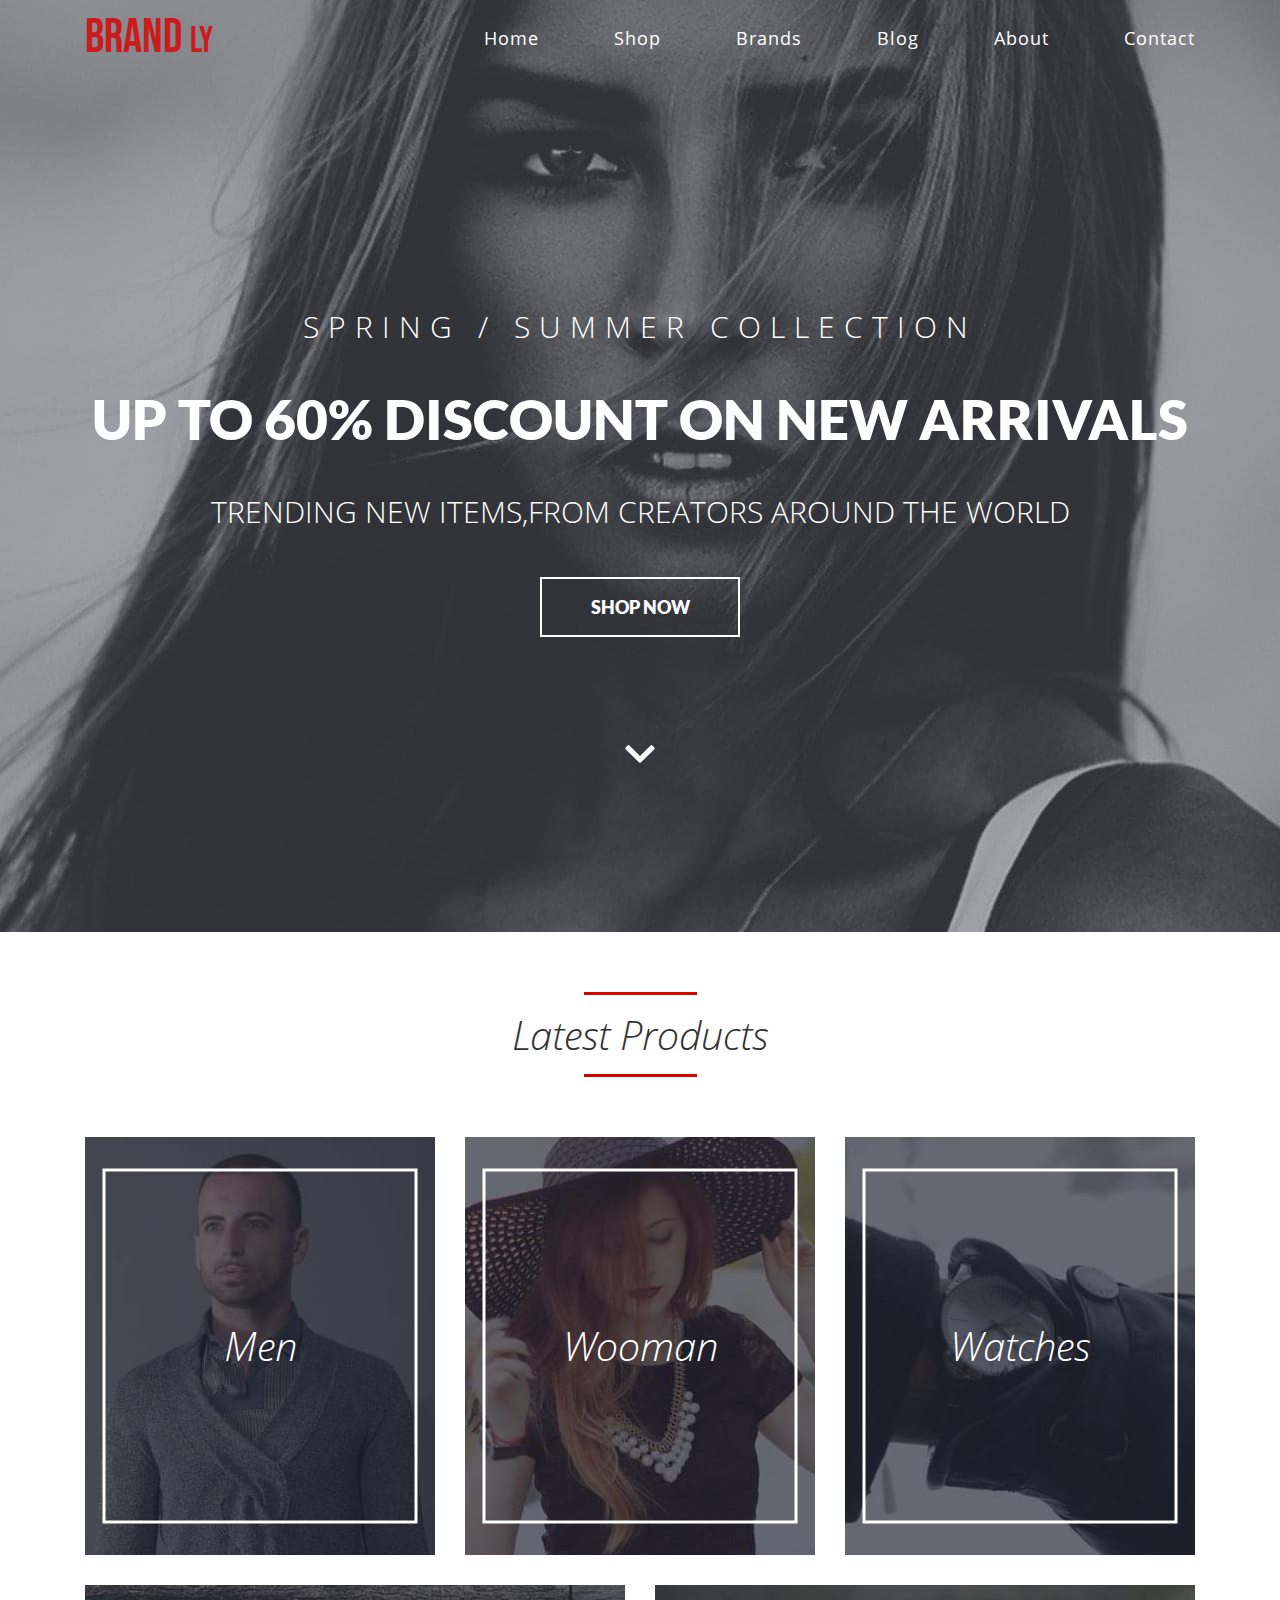
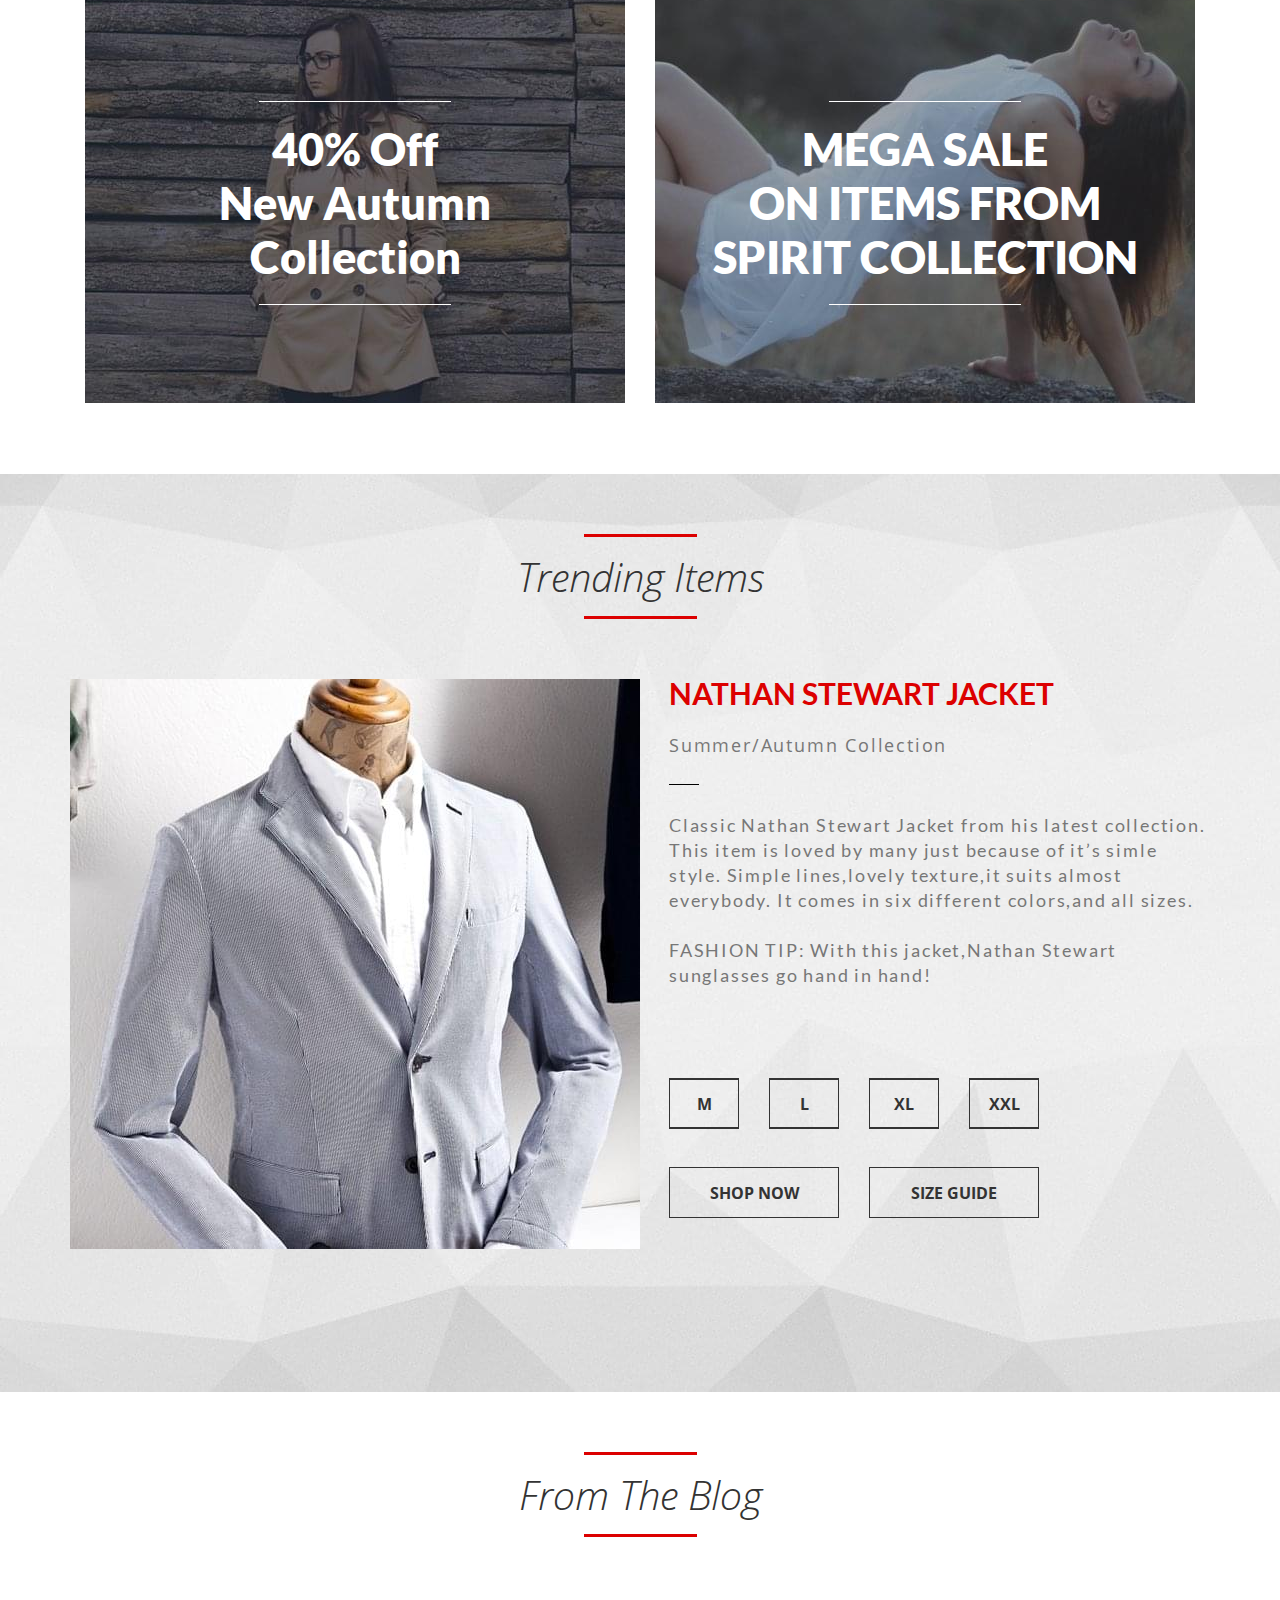
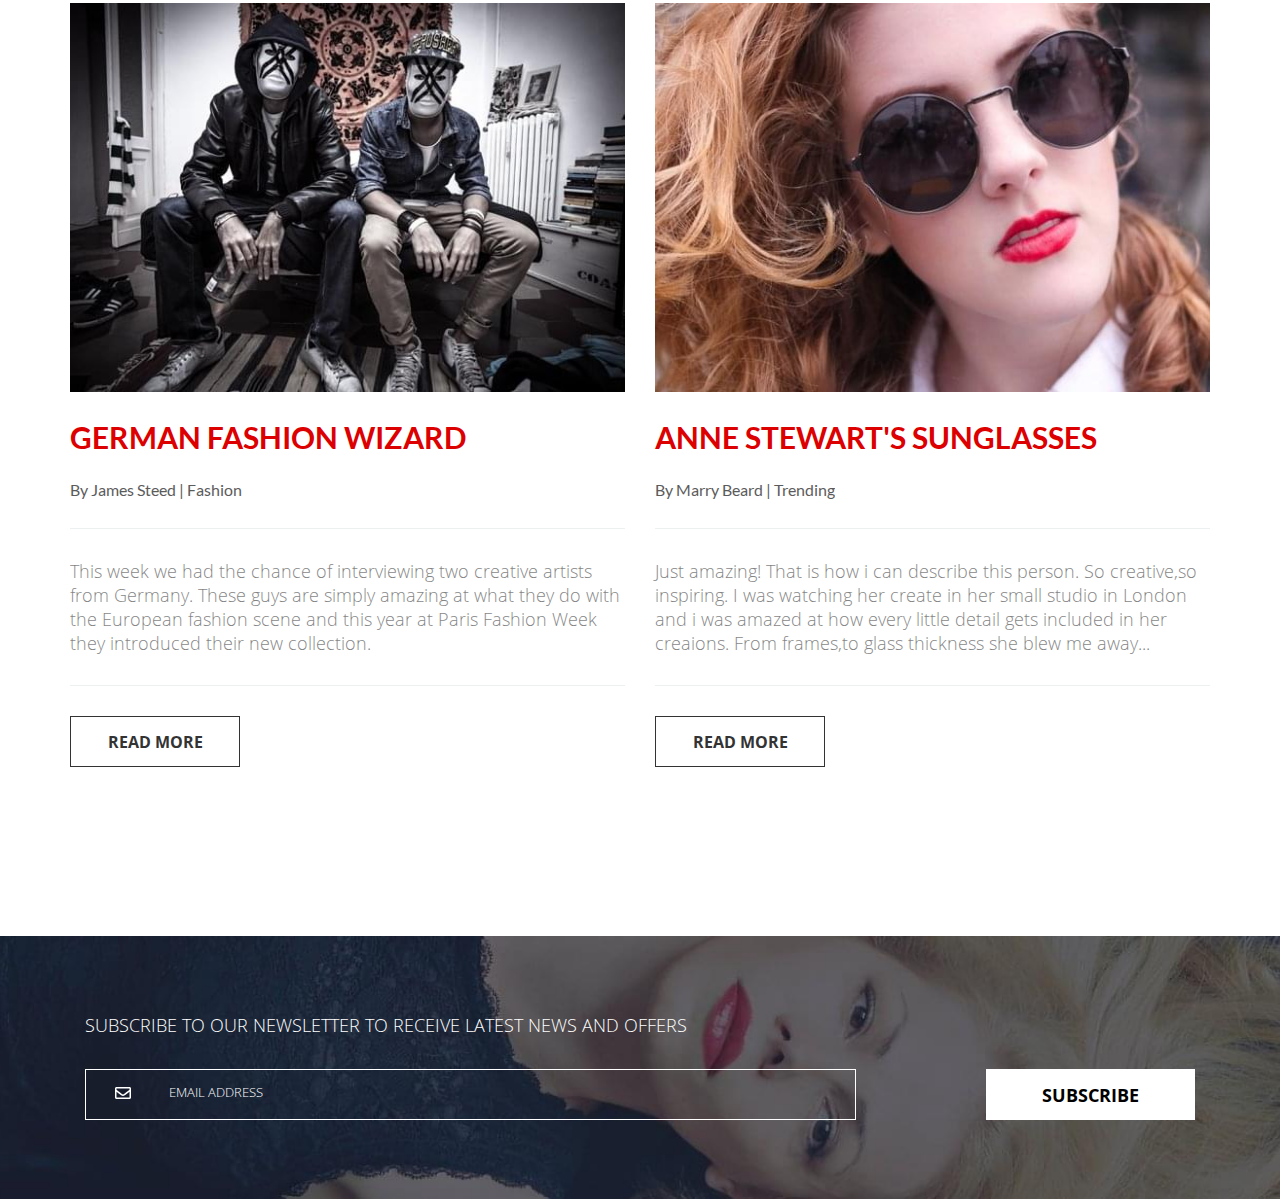
<file: brandly/index.html>
<!DOCTYPE html><html lang="en"><head><meta charset="UTF-8"><meta name="viewport" content="width=device-width,initial-scale=1"><link rel="shortcut icon" href="icons/favicon.ico" type="image/x-icon"><link rel="stylesheet" href="css/style.min.css"><title>BRAND ly</title></head><body><header class="header" id="header"><div class="container"><div class="header__logo">Brand <span>ly</span></div><div class="hamburger"><span></span> <span></span> <span></span></div><nav class="header__menu"><li class="header__menu-item"><a href="#">Home</a></li><li class="header__menu-item"><a href="#">Shop</a></li><li class="header__menu-item"><a href="#">Brands</a></li><li class="header__menu-item"><a href="#">Blog</a></li><li class="header__menu-item"><a href="#">About</a></li><li class="header__menu-item"><a href="#">Contact</a></li></nav><div class="header__title">Spring / Summer Collection</div><h1>up to 60% discount on new arrivals</h1><div class="header__subtitle">trending new items,from creators around the world</div><button class="button button_header">SHOP NOW</button><div class="down" id="down"><a href="#products" class="down__link"><img src="icons/down.svg" alt="down" class="down__img"></a></div></div></header><section class="products" id="products"><div class="container"><div class="line"></div><h2 class="title">Latest Products</h2><div class="line"></div><div class="products__items"><div class="products__item"><div class="products__title">Men</div><div class="products__frame"></div></div><div class="products__item"><div class="products__title">Wooman</div><div class="products__frame"></div></div><div class="products__item"><div class="products__title">Watches</div><div class="products__frame"></div></div></div><div class="products__collections"><div class="products__collection"><div class="products__collection-line"></div><div class="products__collection-title">40% Off<br>New Autumn<br>Collection</div><div class="products__collection-line"></div></div><div class="products__collection"><div class="products__collection-line"></div><div class="products__collection-title">MEGA SALE<br>ON ITEMS FROM<br>SPIRIT COLLECTION</div><div class="products__collection-line"></div></div></div></div></section><section class="trend"><div class="container"><div class="line"></div><h2 class="title">Trending Items</h2><div class="line"></div><div class="trend__wrapper row"><div class="trend__img col-md-6"><img src="img/jacket.jpg" alt="jacket"></div><div class="trend__text col-md-6"><div class="trend__title">Nathan stewart jacket</div><div class="trend__subtitle">Summer/Autumn Collection</div><div class="trend__line"></div><div class="trend__descr">Classic Nathan Stewart Jacket from his latest collection. This item is loved by many just because of it’s simle style. Simple lines,lovely texture,it suits almost everybody. It comes in six different colors,and all sizes.<br><br>FASHION TIP: With this jacket,Nathan Stewart sunglasses go hand in hand!</div><form class="form-size"><div class="form-size__btn"><input id="m" type="radio" name="size" value="m"> <label for="m">m</label></div><div class="form-size__btn"><input id="l" type="radio" name="size" value="l checked"> <label for="l">l</label></div><div class="form-size__btn"><input id="xl" type="radio" name="size" value="xl"> <label for="xl">xl</label></div><div class="form-size__btn"><input id="xxl" type="radio" name="size" value="xxl"> <label for="xxl">xxl</label></div></form><div class="button__wrapper"><button class="button button_trend">Shop now</button> <button class="button button_trend">Size guide</button></div></div></div></div></section><section class="blog"><div class="container"><div class="line"></div><h2 class="title">From The Blog</h2><div class="line"></div><div class="blog__items"><div class="blog__item"><img src="img/german.jpg" alt="german" class="blog__img"><h3 class="blog__title">German fashion wizard</h3><h4 class="blog__subtitle">By James Steed | Fashion</h4><div class="blog__line"></div><p class="blog__descr">This week we had the chance of interviewing two creative artists from Germany. These guys are simply amazing at what they do with the European fashion scene and this year at Paris Fashion Week they introduced their new collection.</p><div class="blog__line"></div><button class="button button_trend">Read more</button></div><div class="blog__item"><img src="img/sunglasses.jpg" alt="sunglasses" class="blog__img"><h3 class="blog__title">Anne Stewart's sunglasses</h3><h4 class="blog__subtitle">By Marry Beard | Trending</h4><div class="blog__line"></div><p class="blog__descr">Just amazing! That is how i can describe this person. So creative,so inspiring. I was watching her create in her small studio in London and i was amazed at how every little detail gets included in her creaions. From frames,to glass thickness she blew me away...</p><div class="blog__line"></div><button class="button button_trend">Read more</button></div></div></div></section><footer class="footer"><div class="container"><h2 class="footer__title">Subscribe to our newsletter to receive latest news and offers</h2><form class="mail-form"><div class="mail-form__item"><input id="email" type="text" name="email" required><div class="mail-form__label"><img src="icons/mail.svg" alt="mail">email address</div></div><button class="button button_subscribe">subscribe</button></form></div></footer><script src="https://ajax.aspnetcdn.com/ajax/jQuery/jquery-3.5.0.min.js"></script><script src="js/script.js"></script></body></html>
</file>
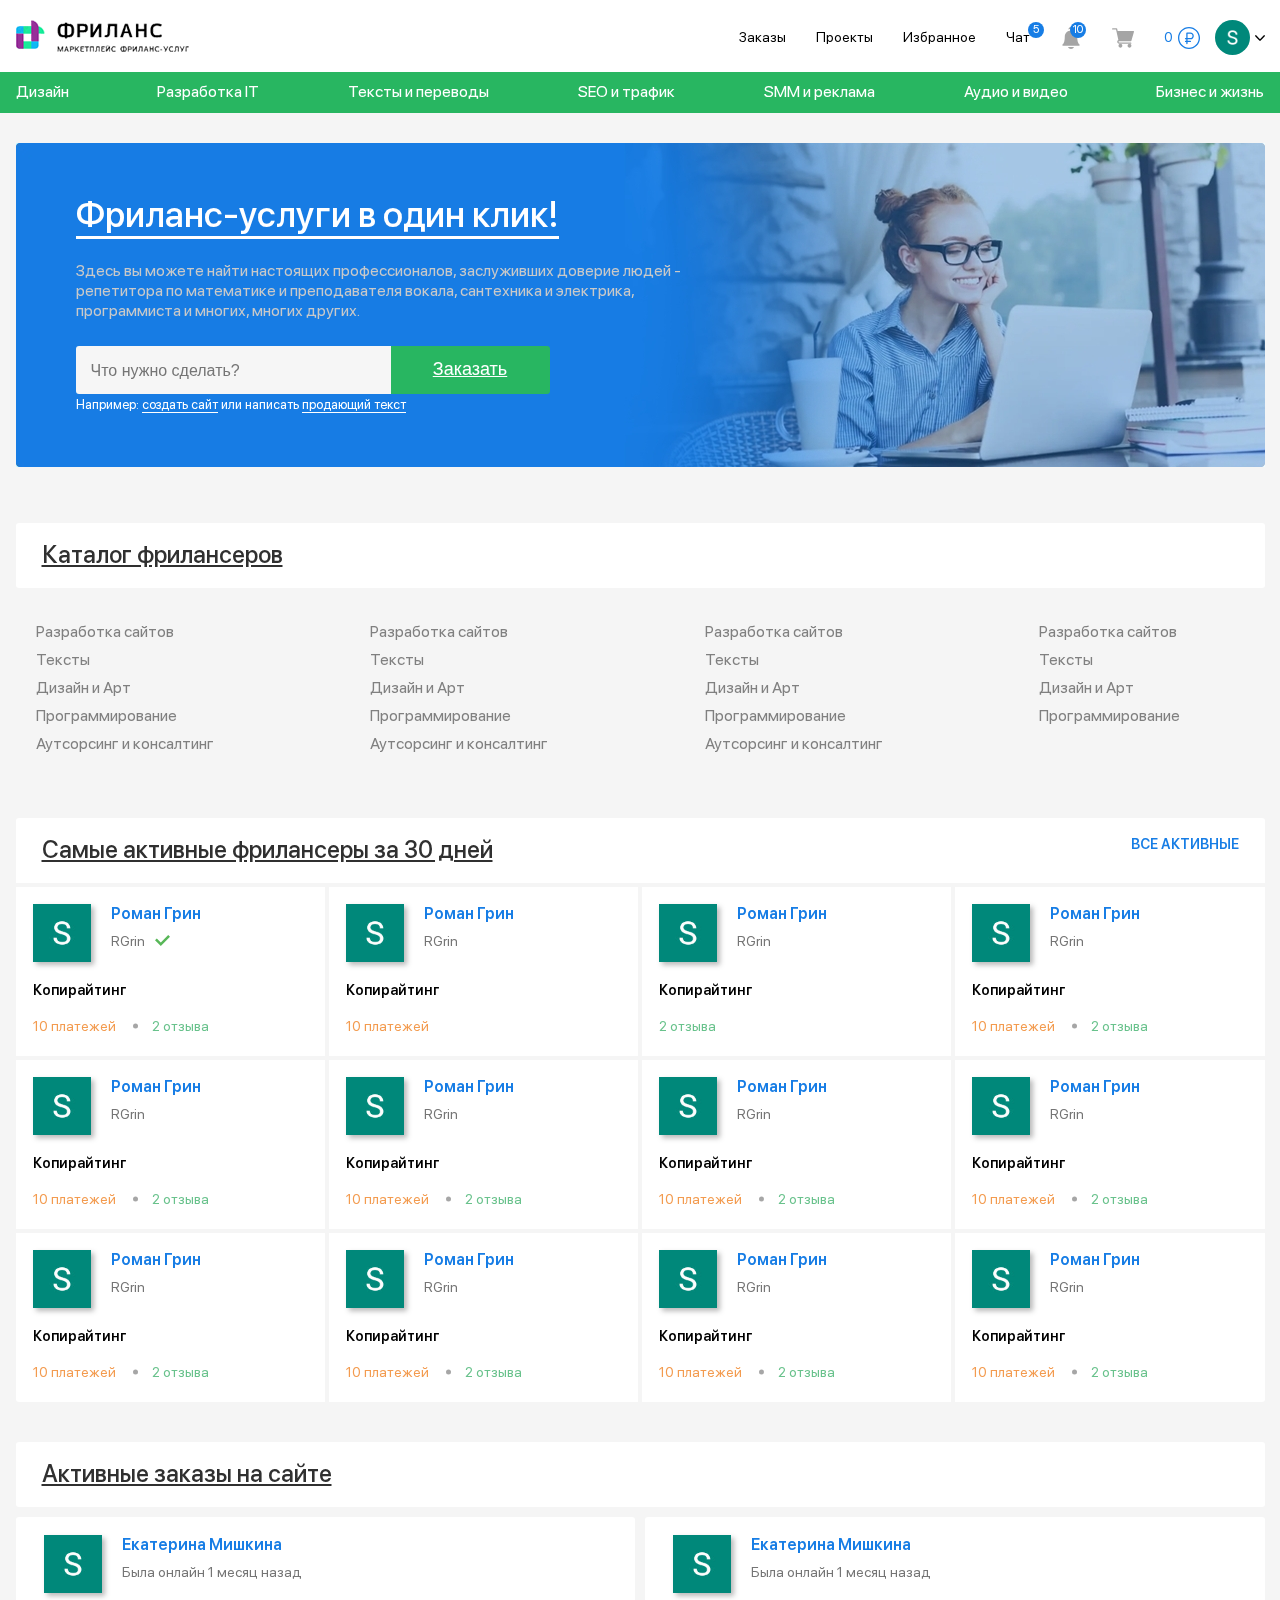
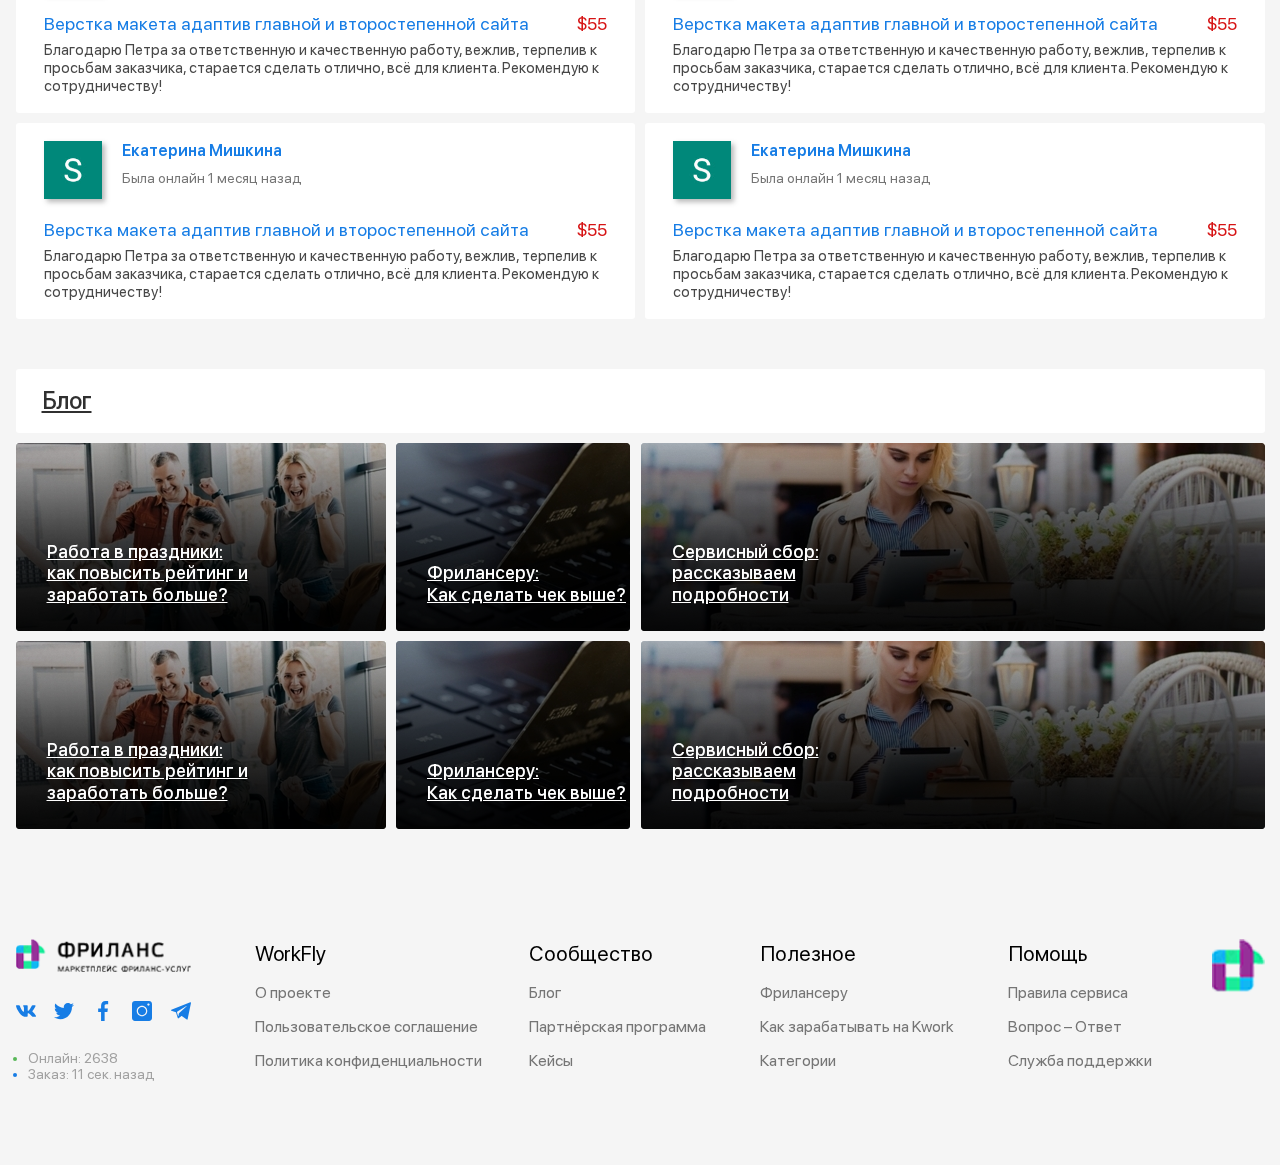
<file: freelance/index.html>
<!DOCTYPE html>
<html lang="en">
<head>
    <meta charset="UTF-8">
    <meta http-equiv="X-UA-Compatible" content="IE=edge">
    <meta name="viewport" content="width=device-width, initial-scale=1.0">
    <link rel="stylesheet" type="text/css" href="css/style.css">
    <title>Document</title>
</head>
<body>
    <header class="header">
        <div class="container">
            <div class="header__top">
                <div class="header__left">
                    <div class="header__left_open">
                        <span></span>
                        <span></span>
                        <span></span>
                    </div>
                    <a href="#"><img src="img/main_logo_580.png" alt="logo"></a>
                </div>
                <div class="header-right">
                    <ul class="header-right__menu">
                        <li><a href="#">Заказы</a></li>
                        <li><a href="#">Проекты</a></li>
                        <li><a href="#">Избранное</a></li>
                        <li><a href="#">Чат<span class="header-right__count">5</span></a></li>
                        <li id="header-right__close">&times;</li>
                    </ul>
                    <ul class="header-right__icons">
                        <li id="header-right__open"><img src="img/more.svg" alt="more"></li>
                        <li><a href="#" class="header-right__notify"><img src="img/bell.svg" alt="notify"><span class="header-right__count">10</span></a></li>
                        <li><a href="#" class="header-right__cart"><img src="img/shopping-cart.svg" alt="cart"></a></li>
                        <li><a href="#" class="header-right__balance"><span>0</span><img src="img/ruble.svg" alt="balance"></a></li>
                    </ul>
                    <a href="#" class="header-right__account">
                        <div class="header-right__accIcon">
                            <img src="img/accIcon.jpg" alt="accIcon">
                        </div>
                        <div class="header-right__arrow"><img src="img/arrow-down.svg" alt=""></div>
                    </a>
                </div>
            </div>
        </div>
        <div class="header__bottom">
            <div class="container">
                <ul class="header-nav">
                    <li class="header-nav__item"><a href="#" class="header-nav__link">Дизайн</a></li>
                    <li class="header-nav__item"><a href="#" class="header-nav__link">Разработка IT</a></li>
                    <li class="header-nav__item"><a href="#" class="header-nav__link">Тексты и переводы</a></li>
                    <li class="header-nav__item"><a href="#" class="header-nav__link">SEO и трафик</a></li>
                    <li class="header-nav__item"><a href="#" class="header-nav__link">SMM и реклама</a></li>
                    <li class="header-nav__item"><a href="#" class="header-nav__link">Аудио и видео</a></li>
                    <li class="header-nav__item"><a href="#" class="header-nav__link">Бизнес и жизнь</a></li>
                </ul>
            </div>
        </div>
    </header>

    <section class="promo">
        <div class="container">
            <div class="promo__banner">
                <img src="img/pryamougolnik__skrugl_ugly_1_595.jpg" alt="bg" class="promo__bg">
                <div class="promo__info">
                    <h1 class="promo__title">Фриланс-услуги в один клик!</h1>
                    <p class="promo__descr">
                        Здесь вы можете найти настоящих профессионалов, заслуживших доверие людей - репетитора по математике и преподавателя вокала, сантехника и электрика, программиста и многих, многих других.
                    </p>
                    <form class="promo__form">
                        <input placeholder="Что нужно сделать?" type="text">
                        <button type="submit">Заказать</button>
                    </form>
                    <span class="promo__afterform">Например: <span class="promo__afterform_underline">создать сайт</span> или написать <span class="promo__afterform_underline">продающий текст</span></span>
                </div>
            </div>
        </div>
    </section>

    <section class="catalogue">
        <div class="container">
            <h2 class="catalogue__head">Каталог фрилансеров</h2>
            <ul class="catalogue__items">
                <li class="catalogue__item"><a href="#">Разработка сайтов</a></li>
                <li class="catalogue__item"><a href="#">Тексты</a></li>
                <li class="catalogue__item"><a href="#">Дизайн и Арт</a></li>
                <li class="catalogue__item"><a href="#">Программирование</a></li>
                <li class="catalogue__item"><a href="#">Аутсорсинг и консалтинг</a></li>
                <li class="catalogue__item"><a href="#">Разработка сайтов</a></li>
                <li class="catalogue__item"><a href="#">Тексты</a></li>
                <li class="catalogue__item"><a href="#">Дизайн и Арт</a></li>
                <li class="catalogue__item"><a href="#">Программирование</a></li>
                <li class="catalogue__item"><a href="#">Аутсорсинг и консалтинг</a></li>
                <li class="catalogue__item"><a href="#">Разработка сайтов</a></li>
                <li class="catalogue__item"><a href="#">Тексты</a></li>
                <li class="catalogue__item"><a href="#">Дизайн и Арт</a></li>
                <li class="catalogue__item"><a href="#">Программирование</a></li>
                <li class="catalogue__item"><a href="#">Аутсорсинг и консалтинг</a></li>
                <li class="catalogue__item"><a href="#">Разработка сайтов</a></li>
                <li class="catalogue__item"><a href="#">Тексты</a></li>
                <li class="catalogue__item"><a href="#">Дизайн и Арт</a></li>
                <li class="catalogue__item"><a href="#">Программирование</a></li>
            </ul>
        </div>
    </section>

    <section class="active">
        <div class="container">
            <h2 class="catalogue__head active__head">
                Самые активные фрилансеры за 30 дней
                <a href="#" class="active__all">Все активные</a>
            </h2>
            <div class="active__items">
                <a href="#" class="active-item">
                    <div class="active-item__head">
                        <img src="img/accIcon.jpg" alt="logo" class="active-item__logo">
                        <div class="active-item__righthead">
                            <div class="active-item__name">Роман Грин</div>
                            <div class="active-item__login">
                                RGrin
                                <span class="active-item__verified">
                                    <img src="img/check.svg" alt="check">
                                </span>
                            </div>
                        </div>
                    </div>
                    <div class="active-item__spec">Копирайтинг</div>
                    <div class="active-item__stat">
                        <div class="active-item__pay active-item__sep">10 платежей</div>
                        <div class="active-item__feedback active-item__sep">2 отзыва</div>
                    </div>
                </a>
                <a href="#" class="active-item">
                    <div class="active-item__head">
                        <img src="img/accIcon.jpg" alt="logo" class="active-item__logo">
                        <div class="active-item__righthead">
                            <div class="active-item__name">Роман Грин</div>
                            <div class="active-item__login">RGrin</div>
                        </div>
                    </div>
                    <div class="active-item__spec">Копирайтинг</div>
                    <div class="active-item__stat">
                        <div class="active-item__pay active-item__sep">10 платежей</div>
                    </div>
                </a>
                <a href="#" class="active-item">
                    <div class="active-item__head">
                        <img src="img/accIcon.jpg" alt="logo" class="active-item__logo">
                        <div class="active-item__righthead">
                            <div class="active-item__name">Роман Грин</div>
                            <div class="active-item__login">RGrin</div>
                        </div>
                    </div>
                    <div class="active-item__spec">Копирайтинг</div>
                    <div class="active-item__stat">
                        <div class="active-item__feedback active-item__sep">2 отзыва</div>
                    </div>
                </a>
                <a href="#" class="active-item">
                    <div class="active-item__head">
                        <img src="img/accIcon.jpg" alt="logo" class="active-item__logo">
                        <div class="active-item__righthead">
                            <div class="active-item__name">Роман Грин</div>
                            <div class="active-item__login">RGrin</div>
                        </div>
                    </div>
                    <div class="active-item__spec">Копирайтинг</div>
                    <div class="active-item__stat">
                        <div class="active-item__pay active-item__sep">10 платежей</div>
                        <div class="active-item__feedback active-item__sep">2 отзыва</div>
                    </div>
                </a>
                <a href="#" class="active-item">
                    <div class="active-item__head">
                        <img src="img/accIcon.jpg" alt="logo" class="active-item__logo">
                        <div class="active-item__righthead">
                            <div class="active-item__name">Роман Грин</div>
                            <div class="active-item__login">RGrin</div>
                        </div>
                    </div>
                    <div class="active-item__spec">Копирайтинг</div>
                    <div class="active-item__stat">
                        <div class="active-item__pay active-item__sep">10 платежей</div>
                        <div class="active-item__feedback active-item__sep">2 отзыва</div>
                    </div>
                </a>
                <a href="#" class="active-item">
                    <div class="active-item__head">
                        <img src="img/accIcon.jpg" alt="logo" class="active-item__logo">
                        <div class="active-item__righthead">
                            <div class="active-item__name">Роман Грин</div>
                            <div class="active-item__login">RGrin</div>
                        </div>
                    </div>
                    <div class="active-item__spec">Копирайтинг</div>
                    <div class="active-item__stat">
                        <div class="active-item__pay active-item__sep">10 платежей</div>
                        <div class="active-item__feedback active-item__sep">2 отзыва</div>
                    </div>
                </a>
                <a href="#" class="active-item">
                    <div class="active-item__head">
                        <img src="img/accIcon.jpg" alt="logo" class="active-item__logo">
                        <div class="active-item__righthead">
                            <div class="active-item__name">Роман Грин</div>
                            <div class="active-item__login">RGrin</div>
                        </div>
                    </div>
                    <div class="active-item__spec">Копирайтинг</div>
                    <div class="active-item__stat">
                        <div class="active-item__pay active-item__sep">10 платежей</div>
                        <div class="active-item__feedback active-item__sep">2 отзыва</div>
                    </div>
                </a>
                <a href="#" class="active-item">
                    <div class="active-item__head">
                        <img src="img/accIcon.jpg" alt="logo" class="active-item__logo">
                        <div class="active-item__righthead">
                            <div class="active-item__name">Роман Грин</div>
                            <div class="active-item__login">RGrin</div>
                        </div>
                    </div>
                    <div class="active-item__spec">Копирайтинг</div>
                    <div class="active-item__stat">
                        <div class="active-item__pay active-item__sep">10 платежей</div>
                        <div class="active-item__feedback active-item__sep">2 отзыва</div>
                    </div>
                </a>
                <a href="#" class="active-item">
                    <div class="active-item__head">
                        <img src="img/accIcon.jpg" alt="logo" class="active-item__logo">
                        <div class="active-item__righthead">
                            <div class="active-item__name">Роман Грин</div>
                            <div class="active-item__login">RGrin</div>
                        </div>
                    </div>
                    <div class="active-item__spec">Копирайтинг</div>
                    <div class="active-item__stat">
                        <div class="active-item__pay active-item__sep">10 платежей</div>
                        <div class="active-item__feedback active-item__sep">2 отзыва</div>
                    </div>
                </a>
                <a href="#" class="active-item">
                    <div class="active-item__head">
                        <img src="img/accIcon.jpg" alt="logo" class="active-item__logo">
                        <div class="active-item__righthead">
                            <div class="active-item__name">Роман Грин</div>
                            <div class="active-item__login">RGrin</div>
                        </div>
                    </div>
                    <div class="active-item__spec">Копирайтинг</div>
                    <div class="active-item__stat">
                        <div class="active-item__pay active-item__sep">10 платежей</div>
                        <div class="active-item__feedback active-item__sep">2 отзыва</div>
                    </div>
                </a>
                <a href="#" class="active-item">
                    <div class="active-item__head">
                        <img src="img/accIcon.jpg" alt="logo" class="active-item__logo">
                        <div class="active-item__righthead">
                            <div class="active-item__name">Роман Грин</div>
                            <div class="active-item__login">RGrin</div>
                        </div>
                    </div>
                    <div class="active-item__spec">Копирайтинг</div>
                    <div class="active-item__stat">
                        <div class="active-item__pay active-item__sep">10 платежей</div>
                        <div class="active-item__feedback active-item__sep">2 отзыва</div>
                    </div>
                </a>
                <a href="#" class="active-item">
                    <div class="active-item__head">
                        <img src="img/accIcon.jpg" alt="logo" class="active-item__logo">
                        <div class="active-item__righthead">
                            <div class="active-item__name">Роман Грин</div>
                            <div class="active-item__login">RGrin</div>
                        </div>
                    </div>
                    <div class="active-item__spec">Копирайтинг</div>
                    <div class="active-item__stat">
                        <div class="active-item__pay active-item__sep">10 платежей</div>
                        <div class="active-item__feedback active-item__sep">2 отзыва</div>
                    </div>
                </a>
            </div>
        </div>
    </section>

    <section class="orders">
        <div class="container">
            <h2 class="catalogue__head">Активные заказы на сайте</h2>
            <div class="orders__items">
                <a href="#" class="orders-item">
                    <div class="active-item__head">
                        <img src="img/accIcon.jpg" alt="logo" class="active-item__logo">
                        <div class="active-item__righthead">
                            <div class="active-item__name">Екатерина Мишкина</div>
                            <div class="active-item__login">Была онлайн 1 месяц назад</div>
                        </div>
                    </div>
                    <h3 class="orders-item__title">Верстка макета адаптив главной и второстепенной сайта<span class="orders-item__price">$55</span></h3>
                    <p class="orders-item__descr">
                        Благодарю Петра за ответственную и качественную работу, вежлив, терпелив к просьбам заказчика, старается сделать отлично, всё для клиента. Рекомендую к сотрудничеству!
                    </p>
                </a>
                <a href="#" class="orders-item">
                    <div class="active-item__head">
                        <img src="img/accIcon.jpg" alt="logo" class="active-item__logo">
                        <div class="active-item__righthead">
                            <div class="active-item__name">Екатерина Мишкина</div>
                            <div class="active-item__login">Была онлайн 1 месяц назад</div>
                        </div>
                    </div>
                    <h3 class="orders-item__title">Верстка макета адаптив главной и второстепенной сайта<span class="orders-item__price">$55</span></h3>
                    <p class="orders-item__descr">
                        Благодарю Петра за ответственную и качественную работу, вежлив, терпелив к просьбам заказчика, старается сделать отлично, всё для клиента. Рекомендую к сотрудничеству!
                    </p>
                </a>
                <a href="#" class="orders-item">
                    <div class="active-item__head">
                        <img src="img/accIcon.jpg" alt="logo" class="active-item__logo">
                        <div class="active-item__righthead">
                            <div class="active-item__name">Екатерина Мишкина</div>
                            <div class="active-item__login">Была онлайн 1 месяц назад</div>
                        </div>
                    </div>
                    <h3 class="orders-item__title">Верстка макета адаптив главной и второстепенной сайта<span class="orders-item__price">$55</span></h3>
                    <p class="orders-item__descr">
                        Благодарю Петра за ответственную и качественную работу, вежлив, терпелив к просьбам заказчика, старается сделать отлично, всё для клиента. Рекомендую к сотрудничеству!
                    </p>
                </a>
                <a href="#" class="orders-item">
                    <div class="active-item__head">
                        <img src="img/accIcon.jpg" alt="logo" class="active-item__logo">
                        <div class="active-item__righthead">
                            <div class="active-item__name">Екатерина Мишкина</div>
                            <div class="active-item__login">Была онлайн 1 месяц назад</div>
                        </div>
                    </div>
                    <h3 class="orders-item__title">Верстка макета адаптив главной и второстепенной сайта<span class="orders-item__price">$55</span></h3>
                    <p class="orders-item__descr">
                        Благодарю Петра за ответственную и качественную работу, вежлив, терпелив к просьбам заказчика, старается сделать отлично, всё для клиента. Рекомендую к сотрудничеству!
                    </p>
                </a>
            </div>
        </div>
    </section>

    <section class="blog">
        <div class="container">
            <h2 class="catalogue__head">Блог</h2>
            <div class="blog__items">
                <a href="#" class="blog-item blog-item_mid">
                    <img src="img/bg_mid.jpg" alt="bg" class="blog-item__bg">
                    <h3 class="blog-item__title">
                        Работа в праздники:<br> 
                        как повысить рейтинг и
                        заработать больше?
                    </h3>
                </a>
                <a href="#" class="blog-item blog-item_sm">
                    <img src="img/bg_sm.jpg" alt="bg" class="blog-item__bg">
                    <h3 class="blog-item__title">
                        Фрилансеру:<br>
                        Как сделать чек выше?
                    </h3>
                </a>
                <a href="#" class="blog-item blog-item_big">
                    <img src="img/bg_big.jpg" alt="bg" class="blog-item__bg">
                    <h3 class="blog-item__title">
                        Сервисный сбор:<br>
                        рассказываем подробности
                    </h3>
                </a>
                <a href="#" class="blog-item blog-item_mid">
                    <img src="img/bg_mid.jpg" alt="bg" class="blog-item__bg">
                    <h3 class="blog-item__title">
                        Работа в праздники:<br> 
                        как повысить рейтинг и
                        заработать больше?
                    </h3>
                </a>
                <a href="#" class="blog-item blog-item_sm">
                    <img src="img/bg_sm.jpg" alt="bg" class="blog-item__bg">
                    <h3 class="blog-item__title">
                        Фрилансеру:<br>
                        Как сделать чек выше?
                    </h3>
                </a>
                <a href="#" class="blog-item blog-item_big">
                    <img src="img/bg_big.jpg" alt="bg" class="blog-item__bg">
                    <h3 class="blog-item__title">
                        Сервисный сбор:<br>
                        рассказываем подробности
                    </h3>
                </a>
            </div>
        </div>
    </section>

    <footer class="footer">
        <div class="container">
            <div class="footer__wrapper">
                <div class="footer__left">
                    <a href="#" class="footer__logo"><img src="img/main_logo_580.png" alt="logo"></a>
                    <ul class="footer__social">
                        <li><a href="#"><img src="img/vk.svg" alt="vk"></a></li>
                        <li><a href="#"><img src="img/twitter.svg" alt="twitter"></a></li>
                        <li><a href="#"><img src="img/facebook.svg" alt="facebook"></a></li>
                        <li><a href="#"><img src="img/instagram.svg" alt="instagram"></a></li>
                        <li><a href="#"><img src="img/telegram.svg" alt="telegram"></a></li>
                    </ul>
                    <ul class="footer__stat">
                        <li class="footer__online">Онлайн: 2638</li>
                        <li class="footer__rates">Заказ: 11 сек. назад</li>
                    </ul>
                </div>
                <div class="footer__mid">
                    <div class="footer__col">
                        <h3 id="col_1" class="footer__title">WorkFly</h3>
                        <ul>
                            <li><a href="#">О проекте</a></li>
                            <li><a href="#">Пользовательское соглашение</a></li>
                            <li><a href="#">Политика конфиденциальности</a></li>
                        </ul>
                    </div>
                    <div class="footer__col">
                        <h3 id="col_2" class="footer__title">Сообщество</h3>
                        <ul>
                            <li><a href="#">Блог</a></li>
                            <li><a href="#">Партнёрская программа</a></li>
                            <li><a href="#">Кейсы</a></li>
                        </ul>
                    </div>
                    <div class="footer__col">
                        <h3 id="col_3" class="footer__title">Полезное</h3>
                        <ul>
                            <li><a href="#">Фрилансеру</a></li>
                            <li><a href="#">Как зарабатывать на Kwork</a></li>
                            <li><a href="#">Категории</a></li>
                        </ul>
                    </div>
                    <div class="footer__col">
                        <h3 id="col_4" class="footer__title">Помощь</h3>
                        <ul>
                            <li><a href="#">Правила сервиса</a></li>
                            <li><a href="#">Вопрос – Ответ</a></li>
                            <li><a href="#">Служба поддержки</a></li>
                        </ul>
                    </div>
                </div>
                <div class="footer__right">
                    <a href="#"><img src="img/logo_big.png" alt="logo"></a>
                </div>
            </div>
        </div>
    </footer>

    <div class="overlay"></div>

    <script src="js/script.js"></script>
</body>
</html>
</file>
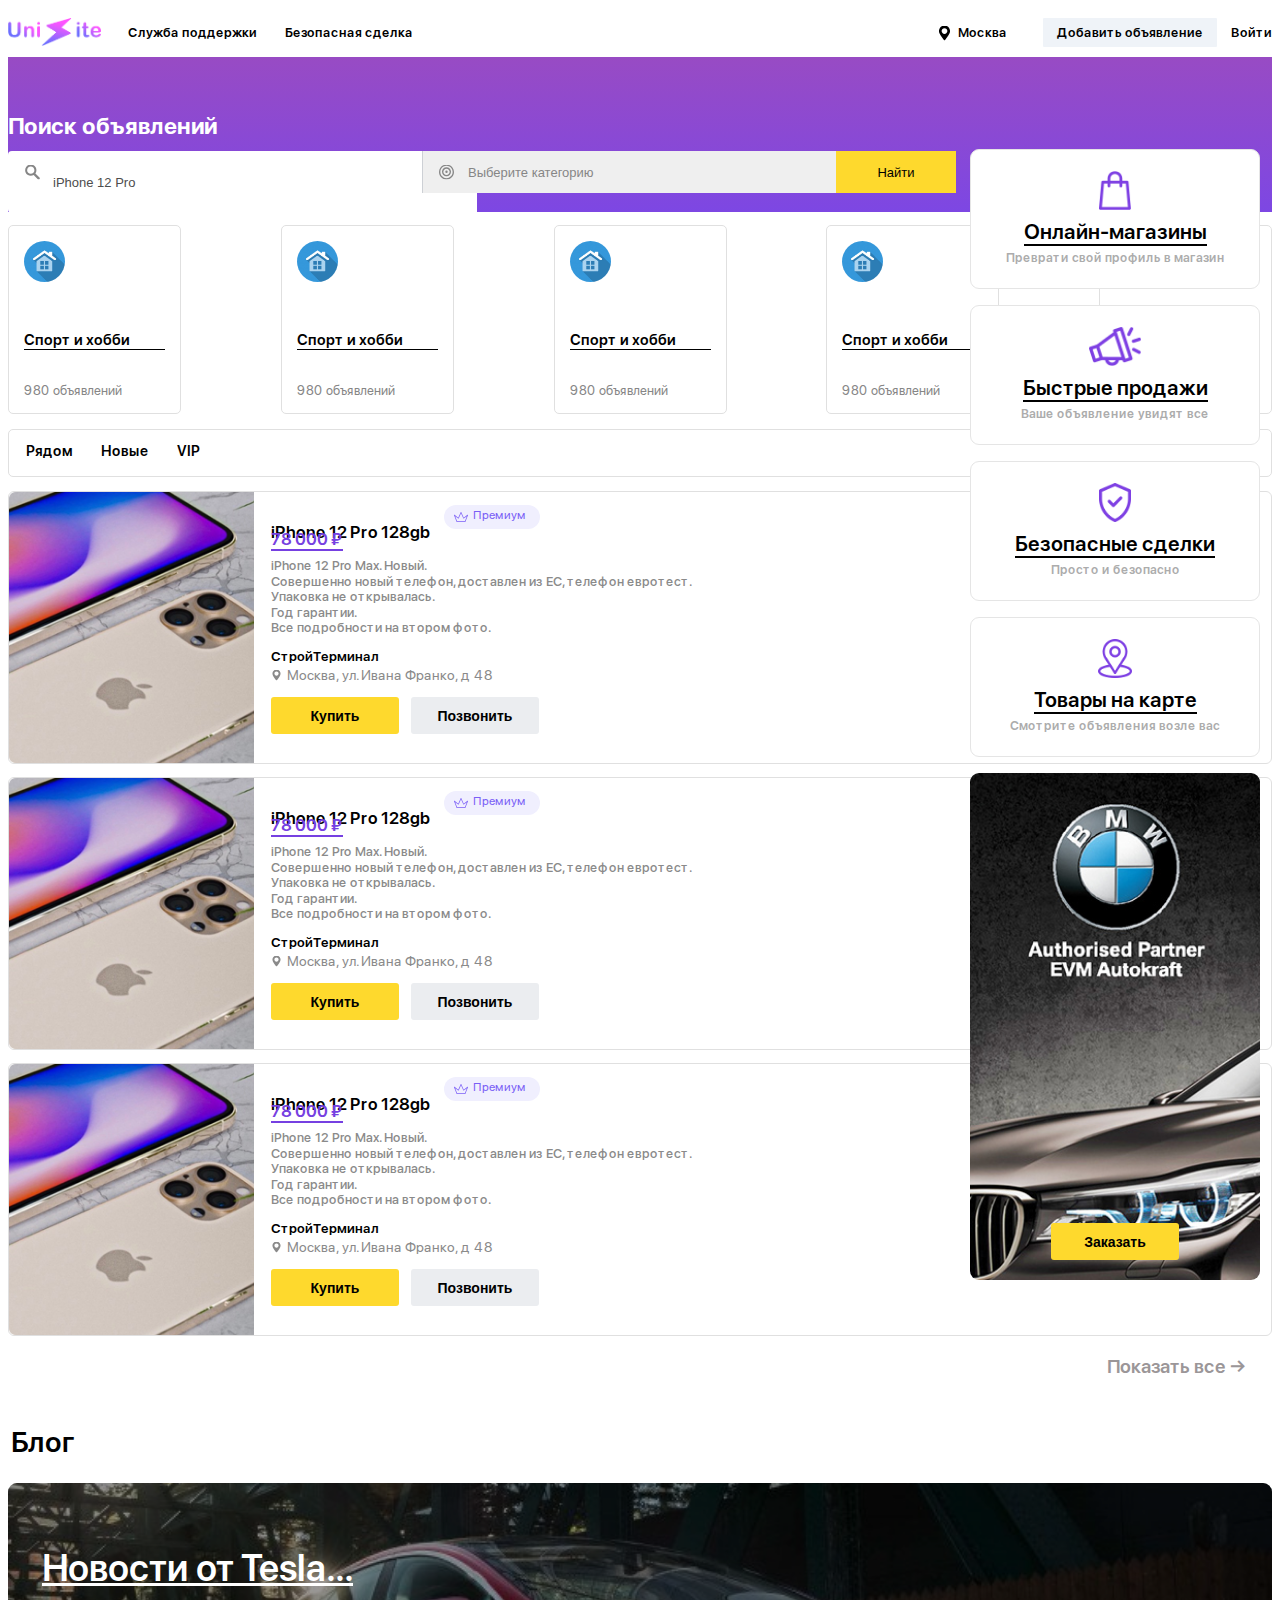
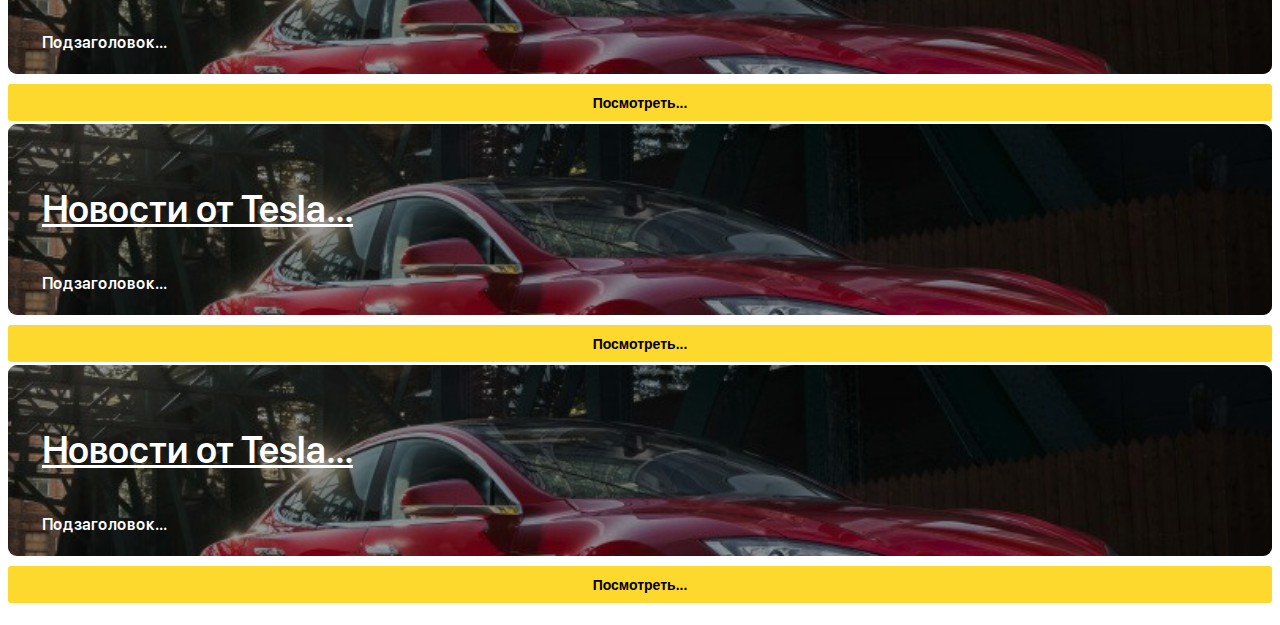
<file: unisite/index.html>
<!DOCTYPE html>
<html lang="en">
<head>
    <meta charset="UTF-8">
    <meta http-equiv="X-UA-Compatible" content="IE=edge">
    <meta name="viewport" content="width=device-width, initial-scale=1.0">
    <link rel="stylesheet" type="text/css" href="css/style.css">
    <title>Document</title>
    <!-- Bootstrap CSS (jsDelivr CDN) -->
    <link href="https://cdn.jsdelivr.net/npm/bootstrap@5.0.0/dist/css/bootstrap.min.css" rel="stylesheet" integrity="sha384-wEmeIV1mKuiNpC+IOBjI7aAzPcEZeedi5yW5f2yOq55WWLwNGmvvx4Um1vskeMj0" crossorigin="anonymous">
    <!-- Bootstrap Bundle JS (jsDelivr CDN) -->
    <script defer src="https://cdn.jsdelivr.net/npm/bootstrap@5.0.0/dist/js/bootstrap.bundle.min.js" integrity="sha384-p34f1UUtsS3wqzfto5wAAmdvj+osOnFyQFpp4Ua3gs/ZVWx6oOypYoCJhGGScy+8" crossorigin="anonymous"></script>
</head>
<body>
    <header class="header container">
        <div class="header__right">
            <a href="#" class="header__logo">
                <img src="img/unisite-logo.png" alt="logo">
            </a>
            <a href="#">
                Служба поддержки
            </a>
            <a href="#">
                Безопасная сделка
            </a>
        </div>
        <div class="header__left">
                <a href="#" class="header__position">Москва</a>
                <a href="#" class="header__add">Добавить объявление</a>
                <a href="#" class="header__signIn">Войти</a>
        </div>
    </header>
    <section class="search">
        <div class="container">
            <h2>Поиск объявлений</h2>
            <form action="/" class="col-md-9">
                <div class="search__input">
                    <input type="text" placeholder="iPhone 12 Pro">
                </div>
                <div class="search__select">
                    <select name="categories" id="">
                        <option value="0">Выберите категорию</option>
                        <option value="1">Спорт и хобби</option>
                        <option value="2">Авто и мото</option>
                        <option value="3">Услуги</option>
                        <option value="4">Мода и стиль</option>
                        <option value="5">Для бизнесса</option>
                    </select>
                </div>
                <button type="submit">Найти</button>
            </form>
        </div>
    </section>
    <div class="container">
        <div class="carousel col-md-9">
            <a href="#" class="carousel__item">
                <div class="carousel__icon">
                    <img src="img/house.jpg" alt="icon">
                </div>
                <h3 class="carousel__title">Спорт и хобби</h3>
                <div class="carousel__count">980 объявлений</div>
            </a>
            <a href="#" class="carousel__item">
                <div class="carousel__icon">
                    <img src="img/house.jpg" alt="icon">
                </div>
                <h3 class="carousel__title">Спорт и хобби</h3>
                <div class="carousel__count">980 объявлений</div>
            </a>
            <a href="#" class="carousel__item">
                <div class="carousel__icon">
                    <img src="img/house.jpg" alt="icon">
                </div>
                <h3 class="carousel__title">Спорт и хобби</h3>
                <div class="carousel__count">980 объявлений</div>
            </a>
            <a href="#" class="carousel__item">
                <div class="carousel__icon">
                    <img src="img/house.jpg" alt="icon">
                </div>
                <h3 class="carousel__title">Спорт и хобби</h3>
                <div class="carousel__count">980 объявлений</div>
            </a>
            <a href="#" class="carousel__item">
                <div class="carousel__icon">
                    <img src="img/house.jpg" alt="icon">
                </div>
                <h3 class="carousel__title">Спорт и хобби</h3>
                <div class="carousel__count">980 объявлений</div>
            </a>
        </div>
        <div class="catalogue col-md-9">
            <div class="catalogue__head">
                <a class="catalogue__head-active" href="#">Рядом</a>
                <a href="#">Новые</a>
                <a href="#">VIP</a>
            </div>
            <div class="catalogue__items">
                <div class="catalogue-item">
                    <div class="catalogue-item__photo">
                        <img src="img/iphone.png" alt="photo">
                    </div>
                    <div class="catalogue-item__info">
                        <div class="catalogue-item__top">
                            <h3 class="catalogue-item__title">iPhone 12 Pro 128gb</h3>
                            <div class="catalogue-item__premium">Премиум</div>
                        </div>
                        <div class="catalogue-item__price">78 000 ₽</div>
                        <div class="catalogue-item__descr">
                            iPhone 12 Pro Max. Новый.<br>
                            Совершенно новый телефон, доставлен из ЕС, телефон евротест.<br>
                            Упаковка не открывалась.<br>
                            Год гарантии.<br>
                            Все подробности на втором фото.<br>
                        </div>
                        <div class="catalogue-item__shopName">СтройТерминал</div>
                        <div class="catalogue-item__address">Москва, ул. Ивана Франко, д 48</div>
                        <button class="catalogue-item__buy">Купить</button>
                        <button class="catalogue-item__buy catalogue-item__call">Позвонить</button>
                        <div class="catalogue-item__favorite"></div>
                    </div>
                </div>
                <div class="catalogue-item">
                    <div class="catalogue-item__photo">
                        <img src="img/iphone.png" alt="photo">
                    </div>
                    <div class="catalogue-item__info">
                        <div class="catalogue-item__top">
                            <h3 class="catalogue-item__title">iPhone 12 Pro 128gb</h3>
                            <div class="catalogue-item__premium">Премиум</div>
                        </div>
                        <div class="catalogue-item__price">78 000 ₽</div>
                        <div class="catalogue-item__descr">
                            iPhone 12 Pro Max. Новый.<br>
                            Совершенно новый телефон, доставлен из ЕС, телефон евротест.<br>
                            Упаковка не открывалась.<br>
                            Год гарантии.<br>
                            Все подробности на втором фото.<br>
                        </div>
                        <div class="catalogue-item__shopName">СтройТерминал</div>
                        <div class="catalogue-item__address">Москва, ул. Ивана Франко, д 48</div>
                        <button class="catalogue-item__buy">Купить</button>
                        <button class="catalogue-item__buy catalogue-item__call">Позвонить</button>
                        <div class="catalogue-item__favorite"></div>
                    </div>
                </div>
                <div class="catalogue-item">
                    <div class="catalogue-item__photo">
                        <img src="img/iphone.png" alt="photo">
                    </div>
                    <div class="catalogue-item__info">
                        <div class="catalogue-item__top">
                            <h3 class="catalogue-item__title">iPhone 12 Pro 128gb</h3>
                            <div class="catalogue-item__premium">Премиум</div>
                        </div>
                        <div class="catalogue-item__price">78 000 ₽</div>
                        <div class="catalogue-item__descr">
                            iPhone 12 Pro Max. Новый.<br>
                            Совершенно новый телефон, доставлен из ЕС, телефон евротест.<br>
                            Упаковка не открывалась.<br>
                            Год гарантии.<br>
                            Все подробности на втором фото.<br>
                        </div>
                        <div class="catalogue-item__shopName">СтройТерминал</div>
                        <div class="catalogue-item__address">Москва, ул. Ивана Франко, д 48</div>
                        <button class="catalogue-item__buy">Купить</button>
                        <button class="catalogue-item__buy catalogue-item__call">Позвонить</button>
                        <div class="catalogue-item__favorite"></div>
                    </div>
                </div>
            </div>
            <a href="#" class="catalogue__more">Показать все →</a>
        </div>
        <div class="sidebar">
            <div class="sidebar__items">
                <div class="sidebar-item">
                    <div class="sidebar-item__icon"><img src="img/shopping-bag.png" alt="icon"></div>
                    <h3 class="sidebar-item__title">Онлайн-магазины</h3>
                    <div class="sidebar-item__subtitle">Преврати свой профиль в магазин</div>
                </div>
                <div class="sidebar-item">
                    <div class="sidebar-item__icon"><img src="img/marketing.png" alt="icon"></div>
                    <h3 class="sidebar-item__title">Быстрые продажи</h3>
                    <div class="sidebar-item__subtitle">Ваше объявление увидят все</div>
                </div>
                <div class="sidebar-item">
                    <div class="sidebar-item__icon"><img src="img/verified.png" alt="icon"></div>
                    <h3 class="sidebar-item__title">Безопасные сделки</h3>
                    <div class="sidebar-item__subtitle">Просто и безопасно</div>
                </div>
                <div class="sidebar-item">
                    <div class="sidebar-item__icon"><img src="img/location.png" alt="icon"></div>
                    <h3 class="sidebar-item__title">Товары на карте</h3>
                    <div class="sidebar-item__subtitle">Смотрите объявления возле вас</div>
                </div>
                <div class="sidebar-advertise">
                    <img src="img/bmw.png" alt="advertisement">
                    <button class="catalogue-item__buy sidebar-advertise__buy">Заказать</button>
                </div>
            </div>
        </div>
    </div>
    <section class="blogue">
        <div class="container">
            <h2 class="blogue__title">Блог</h2>
            <div class="blogue__items row">
                <div class="blogue-item col-md-4">
                    <div class="blogue-item__info">
                        <img src="img/blog.jpeg" alt="photo">
                        <h3 class="blogue-item__title">Новости от Tesla...</h3>
                        <div class="blogue-item__subtitle">Подзаголовок...</div>
                    </div>
                    <button class="catalogue-item__buy blogue-item__buy">Посмотреть...</button>
                </div>
                <div class="blogue-item col-md-4">
                    <div class="blogue-item__info">
                        <img src="img/blog.jpeg" alt="photo">
                        <h3 class="blogue-item__title">Новости от Tesla...</h3>
                        <div class="blogue-item__subtitle">Подзаголовок...</div>
                    </div>
                    <button class="catalogue-item__buy blogue-item__buy">Посмотреть...</button>
                </div>
                <div class="blogue-item col-md-4">
                    <div class="blogue-item__info">
                        <img src="img/blog.jpeg" alt="photo">
                        <h3 class="blogue-item__title">Новости от Tesla...</h3>
                        <div class="blogue-item__subtitle">Подзаголовок...</div>
                    </div>
                    <button class="catalogue-item__buy blogue-item__buy">Посмотреть...</button>
                </div>
            </div>
        </div>
    </section>
</body>
</html>
</file>
<file: freelance/css/style.css>
@font-face {
  font-family: 'SFProDisplay';
  font-weight: 100;
  src: url(../fonts/SFProDisplay-Ultralight.ttf); }

@font-face {
  font-family: 'SFProDisplay';
  font-weight: 200;
  src: url(../fonts/SFProDisplay-Thin.ttf); }

@font-face {
  font-family: 'SFProDisplay';
  font-weight: 300;
  src: url(../fonts/SFProDisplay-Light.ttf); }

@font-face {
  font-family: 'SFProDisplay';
  font-weight: 400;
  src: url(../fonts/SFProDisplay-Regular.ttf); }

@font-face {
  font-family: 'SFProDisplay';
  font-weight: 500;
  src: url(../fonts/SFProDisplay-Medium.ttf); }

@font-face {
  font-family: 'SFProDisplay';
  font-weight: 600;
  src: url(../fonts/SFProDisplay-Semibold.ttf); }

@font-face {
  font-family: 'SFProDisplay';
  font-weight: 700;
  src: url(../fonts/SFProDisplay-Bold.ttf); }

@font-face {
  font-family: 'SFProDisplay';
  font-weight: 800;
  src: url(../fonts/SFProDisplay-Heavy.ttf); }

@font-face {
  font-family: 'SFProDisplay';
  font-weight: 900;
  src: url(../fonts/SFProDisplay-Black.ttf); }

@-webkit-keyframes ring {
  0% {
    transform: rotateZ(0); }
  1% {
    transform: rotateZ(30deg); }
  3% {
    transform: rotateZ(-28deg); }
  5% {
    transform: rotateZ(34deg); }
  7% {
    transform: rotateZ(-32deg); }
  9% {
    transform: rotateZ(30deg); }
  11% {
    transform: rotateZ(-28deg); }
  13% {
    transform: rotateZ(26deg); }
  15% {
    transform: rotateZ(-24deg); }
  17% {
    transform: rotateZ(22deg); }
  19% {
    transform: rotateZ(-20deg); }
  21% {
    transform: rotateZ(18deg); }
  23% {
    transform: rotateZ(-16deg); }
  25% {
    transform: rotateZ(14deg); }
  27% {
    transform: rotateZ(-12deg); }
  29% {
    transform: rotateZ(10deg); }
  31% {
    transform: rotateZ(-8deg); }
  33% {
    transform: rotateZ(6deg); }
  35% {
    transform: rotateZ(-4deg); }
  37% {
    transform: rotateZ(2deg); }
  39% {
    transform: rotateZ(-1deg); }
  41% {
    transform: rotateZ(1deg); }
  43% {
    transform: rotateZ(0); }
  100% {
    transform: rotateZ(0); } }

@keyframes ring {
  0% {
    transform: rotateZ(0); }
  1% {
    transform: rotateZ(30deg); }
  3% {
    transform: rotateZ(-28deg); }
  5% {
    transform: rotateZ(34deg); }
  7% {
    transform: rotateZ(-32deg); }
  9% {
    transform: rotateZ(30deg); }
  11% {
    transform: rotateZ(-28deg); }
  13% {
    transform: rotateZ(26deg); }
  15% {
    transform: rotateZ(-24deg); }
  17% {
    transform: rotateZ(22deg); }
  19% {
    transform: rotateZ(-20deg); }
  21% {
    transform: rotateZ(18deg); }
  23% {
    transform: rotateZ(-16deg); }
  25% {
    transform: rotateZ(14deg); }
  27% {
    transform: rotateZ(-12deg); }
  29% {
    transform: rotateZ(10deg); }
  31% {
    transform: rotateZ(-8deg); }
  33% {
    transform: rotateZ(6deg); }
  35% {
    transform: rotateZ(-4deg); }
  37% {
    transform: rotateZ(2deg); }
  39% {
    transform: rotateZ(-1deg); }
  41% {
    transform: rotateZ(1deg); }
  43% {
    transform: rotateZ(0); }
  100% {
    transform: rotateZ(0); } }

@-webkit-keyframes cartRun {
  0% {
    transform: translateX(-30%);
    opacity: 0; }
  75% {
    transform: translateX(30%);
    opacity: 1; }
  100% {
    transform: translateX(0);
    opacity: 1; } }

@keyframes cartRun {
  0% {
    transform: translateX(-30%);
    opacity: 0; }
  75% {
    transform: translateX(30%);
    opacity: 1; }
  100% {
    transform: translateX(0);
    opacity: 1; } }

body {
  margin: 0;
  background: #F5F5F5;
  font-family: 'SFProDisplay'; }

h1, h2, h3 {
  margin: 0;
  padding: 0; }

p {
  margin: 0;
  padding: 0; }

.container {
  width: 1249px;
  margin: 0 auto; }

ul {
  padding: 0;
  margin: 0; }

li {
  list-style: none; }

a {
  color: #000;
  text-decoration: none;
  font-weight: 400; }

#header-right__open {
  display: none;
  cursor: pointer; }

.overlay {
  opacity: 1;
  z-index: -1;
  position: fixed;
  top: 0;
  left: 0;
  right: 0;
  bottom: 0;
  background: rgba(0, 0, 0, 0);
  transition: background .2s ease-in; }

.overlay-open {
  background: rgba(0, 0, 0, 0.5);
  z-index: 98; }

.header-right__menu-open {
  transform: translateY(0) !important; }

.header__left_open {
  display: none;
  width: 35px;
  height: 29px;
  position: absolute;
  top: 23px;
  left: 35px;
  z-index: 100;
  cursor: pointer; }
  .header__left_open span {
    display: block;
    width: 100%;
    background: #A5A5A5;
    height: 4px;
    position: absolute;
    left: 0; }
    .header__left_open span:nth-of-type(1) {
      transform: rotate(0deg); }
    .header__left_open span:nth-of-type(2) {
      top: 50%;
      transform: translateY(-50%); }
    .header__left_open span:nth-of-type(3) {
      bottom: 0;
      transform: rotate(0deg); }

.left_open_active {
  transition: .2s ease-in all; }
  .left_open_active span {
    transition: .2s ease-in all; }
    .left_open_active span:nth-of-type(1) {
      transform: rotate(45deg);
      top: 13px; }
    .left_open_active span:nth-of-type(2) {
      height: 0; }
    .left_open_active span:nth-of-type(3) {
      transform: rotate(-45deg);
      bottom: 12px; }

.header__left-menu-open {
  transform: translateX(0) !important; }

.header {
  display: block;
  width: 100%;
  background: #fff; }
  .header__top {
    padding: 20px 0;
    display: flex;
    justify-content: space-between; }
  .header__left {
    height: 32px; }
    .header__left a {
      display: block;
      width: 173px;
      height: 32px; }
      .header__left a img {
        width: auto;
        height: 100%;
        -moz-text-align-last: left;
             text-align-last: left; }
  .header__bottom {
    height: 41px;
    background: #28B661; }

.header-right {
  display: flex;
  justify-content: flex-end;
  height: 32px; }
  .header-right__count {
    text-align: center;
    color: #fff;
    display: block;
    width: 16px;
    height: 16px;
    border-radius: 50%;
    background: #177DE5;
    font-size: 11px;
    line-height: 16px;
    position: absolute;
    top: 0;
    right: 1px; }
  .header-right__menu {
    display: flex;
    justify-content: flex-end;
    padding-top: 7px; }
    .header-right__menu #header-right__close {
      display: none; }
    .header-right__menu li {
      position: relative; }
      .header-right__menu li a {
        font-size: 14px;
        padding: 7px 15px;
        position: relative;
        transition: .2s ease-in-out all; }
        .header-right__menu li a::after {
          content: '';
          width: 0%;
          height: 2px;
          background: #177DE5;
          display: block;
          position: absolute;
          bottom: 0;
          left: 50%;
          transform: translateX(-50%);
          transition: .2s ease-in-out all; }
        .header-right__menu li a:hover {
          color: #177DE5; }
          .header-right__menu li a:hover::after {
            width: 100%; }
  .header-right__icons {
    display: flex;
    justify-content: flex-end;
    padding-top: 7px; }
    .header-right__icons li {
      height: 22px;
      display: block;
      padding: 0 15px;
      position: relative; }
      .header-right__icons li img {
        height: 100%;
        width: auto; }
      .header-right__icons li a {
        height: 100%;
        display: block; }
        .header-right__icons li a span {
          right: 11px;
          top: -5px; }
  .header-right__notify:hover img {
    -webkit-animation: ring 4s ease-in-out infinite;
            animation: ring 4s ease-in-out infinite; }
  .header-right__cart:hover img {
    -webkit-animation: cartRun .5s ease-in-out;
            animation: cartRun .5s ease-in-out; }
  .header-right__balance span {
    font-size: 14px;
    color: #177DE5;
    line-height: 21px;
    display: block;
    float: left;
    padding-right: 5px; }
  .header-right__account {
    display: flex;
    justify-content: space-between;
    width: 50px; }
  .header-right__accIcon {
    height: 35px;
    width: 35px;
    display: block;
    border-radius: 50%;
    float: left; }
    .header-right__accIcon img {
      width: 100%;
      height: 100%;
      border-radius: 50%; }
  .header-right__arrow {
    float: right;
    display: block;
    width: 10px;
    padding: 8px 0; }
    .header-right__arrow img {
      width: 100%;
      height: auto; }

.header-nav {
  display: flex;
  justify-content: space-between; }
  .header-nav__item {
    height: 100%;
    padding: 10px;
    position: relative; }
    .header-nav__item::after {
      content: '';
      width: 0%;
      height: 3px;
      background: #fff;
      display: block;
      position: absolute;
      bottom: -2px;
      left: 50%;
      transform: translateX(-50%);
      transition: .2s ease-in-out all; }
    .header-nav__item:hover::after {
      width: 100%; }
    .header-nav__item:first-of-type {
      padding-left: 0; }
    .header-nav__item:last-of-type {
      padding-right: 0; }
  .header-nav__link {
    height: 100%;
    font-size: 16px;
    color: #fff;
    transition: .2s ease-in-out all; }

.promo {
  width: 100%;
  padding: 30px 0; }
  .promo__banner {
    border-radius: 3px;
    padding: 50px 60px;
    position: relative; }
  .promo__bg {
    position: absolute;
    top: 0;
    left: 0;
    height: auto;
    width: 100%;
    z-index: -1; }
  .promo__info {
    width: 665px; }
  .promo__title {
    font-size: 36px;
    line-height: 1.2;
    font-weight: 500;
    border-bottom: 3px solid;
    color: #ffffff;
    display: inline; }
  .promo__descr {
    font-size: 16px;
    line-height: 20px;
    font-weight: 400;
    color: #c9c9c9;
    margin: 25px 0; }
  .promo__form {
    height: 48px;
    display: flex;
    justify-content: flex-start;
    border: none; }
    .promo__form input {
      background-color: #f6f6f6;
      width: 285px;
      border-radius: 3px 0 0 3px;
      border: none;
      padding: 15px;
      font-size: 16px;
      line-height: 1.2;
      font-weight: 300;
      color: #111111;
      outline: none; }
    .promo__form button {
      width: 159px;
      background-color: #28b661;
      border-radius: 0px 3px 3px 0px;
      border: none;
      font-size: 18px;
      line-height: 1.2;
      font-weight: 500;
      text-decoration: underline;
      color: #ffffff;
      cursor: pointer; }
  .promo__afterform {
    margin-top: 10px;
    font-size: 13px;
    line-height: 1.2;
    font-weight: 400;
    color: #ffffff; }
    .promo__afterform_underline {
      border-bottom: 1px solid;
      cursor: pointer; }

.catalogue {
  padding: 30px 0; }
  .catalogue__head {
    padding: 18px 26px;
    background-color: #ffffff;
    border-radius: 3px;
    font-size: 24px;
    line-height: 1.2;
    font-weight: 500;
    text-decoration: underline;
    color: #303030; }
    .catalogue__head a {
      float: right;
      text-transform: uppercase;
      text-decoration: none;
      color: #177DE5;
      font-size: 14px;
      font-weight: 600; }
  .catalogue__items {
    padding: 30px 20px 0 20px;
    max-height: 165px;
    display: flex;
    flex-direction: column;
    flex-wrap: wrap;
    align-content: space-between; }
  .catalogue__item {
    display: block;
    width: 205px;
    position: relative; }
    .catalogue__item a {
      font-size: 16px;
      line-height: 28px;
      font-weight: 400;
      color: #808080;
      transition: .2s ease-in-out all; }
    .catalogue__item::after {
      content: '';
      width: 3px;
      height: 0%;
      background: #177DE5;
      display: block;
      position: absolute;
      top: 50%;
      left: -15px;
      transform: translateY(-50%);
      transition: .2s ease-in-out all; }
    .catalogue__item:hover a {
      color: #177DE5; }
    .catalogue__item:hover::after {
      height: 100%; }

.active {
  padding: 30px 0; }
  .active__head {
    border-radius: 3px 3px 0 0; }
  .active__items {
    width: 100%;
    display: flex;
    justify-content: space-between;
    flex-wrap: wrap; }

.active-item {
  width: calc(25% - 48px);
  margin: 4px 0 0 0;
  background: #fff;
  padding: 17px 28px 22px 17px;
  transition: .2s ease-in-out all; }
  .active-item:nth-of-type(9) {
    border-radius: 0 0 0 3px; }
  .active-item:nth-of-type(12) {
    border-radius: 0 0 3px 0; }
  .active-item:hover {
    box-shadow: 3px 3px 5px 0px rgba(50, 50, 50, 0.34); }
  .active-item__head {
    display: flex;
    justify-content: flex-start; }
    .active-item__head img {
      margin-right: 20px;
      box-shadow: 3px 3px 5px 0px rgba(50, 50, 50, 0.34);
      height: 58px;
      width: 58px; }
  .active-item__name {
    font-size: 16px;
    font-weight: 600;
    color: #177DE5; }
  .active-item__login {
    font-size: 14px;
    font-weight: 400;
    margin-top: 10px;
    color: #757575;
    display: flex;
    justify-content: flex-start; }
  .active-item__spec {
    margin-top: 20px;
    font-size: 14px;
    font-weight: 600; }
  .active-item__stat {
    margin-top: 20px;
    display: flex;
    justify-content: flex-start; }
  .active-item__pay {
    font-size: 14px;
    font-weight: 400;
    color: #F39B4F;
    margin-right: 36px;
    position: relative; }
  .active-item__feedback {
    font-size: 14px;
    font-weight: 400;
    color: #69C28C;
    position: relative; }
  .active-item__sep:nth-of-type(2n)::before {
    content: ' ';
    width: 5px;
    height: 5px;
    display: block;
    background: #A6A6A6;
    border-radius: 50%;
    position: absolute;
    top: 50%;
    left: -19px;
    transform: translateY(-50%); }
  .active-item__verified {
    width: 15px;
    height: 15px;
    display: block;
    margin-left: 10px; }
    .active-item__verified img {
      width: 100%;
      height: auto;
      margin: 0;
      box-shadow: none; }

.orders {
  padding: 10px 0; }
  .orders__items {
    margin-top: 10px;
    display: flex;
    justify-content: space-between;
    flex-wrap: wrap; }

.orders-item {
  width: calc(50% - 61px);
  background: #fff;
  border-radius: 3px;
  padding: 18px 28px;
  margin-bottom: 10px;
  transition: .2s ease-in-out all; }
  .orders-item:hover {
    box-shadow: 5px 5px 7px 0px rgba(50, 50, 50, 0.34); }
  .orders-item__time {
    position: absolute;
    top: 0;
    right: 0;
    margin: 0;
    color: #a1a1a1;
    word-spacing: 2px; }
  .orders-item__title {
    margin-top: 20px;
    font-size: 18px;
    font-weight: 400;
    color: #177DE5; }
  .orders-item__price {
    float: right;
    color: #D61415; }
  .orders-item__descr {
    margin-top: 7px;
    font-size: 15px;
    color: #474747; }

.blog {
  padding: 30px 0; }
  .blog__items {
    margin-top: 10px;
    display: flex;
    justify-content: space-between;
    flex-wrap: wrap; }

.blog-item {
  border-radius: 3px;
  position: relative;
  padding: 0 0 26px 31px;
  height: 162px;
  margin-bottom: 10px;
  background: linear-gradient(0deg, rgba(0, 0, 0, 0.653081) 0%, rgba(0, 0, 0, 0.504622) 28%, rgba(0, 0, 0, 0.104062) 100%); }
  .blog-item:hover {
    background: linear-gradient(180deg, rgba(0, 0, 0, 0.653081) 0%, rgba(0, 0, 0, 0.504622) 28%, rgba(0, 0, 0, 0.104062) 100%); }
  .blog-item_sm {
    width: 203px; }
  .blog-item_mid {
    width: 339px; }
  .blog-item_big {
    width: 593px; }
  .blog-item__bg {
    position: absolute;
    top: 0;
    left: 0;
    width: 100%;
    height: auto;
    z-index: -1; }
  .blog-item__title {
    font-size: 18px;
    line-height: 1.2;
    font-weight: 500;
    text-decoration: underline;
    color: #fff;
    position: absolute;
    bottom: 26px;
    left: 31px;
    width: 235px; }

.footer {
  padding: 70px 0 80px 0; }
  .footer__wrapper {
    display: flex;
    justify-content: space-between; }
  .footer__left {
    width: 175px; }
  .footer__mid {
    display: flex;
    justify-content: space-between; }
  .footer__logo {
    width: 100%; }
    .footer__logo img {
      width: 100%;
      height: auto; }
  .footer__social {
    width: 100%;
    margin: 25px 0;
    display: flex;
    justify-content: space-between; }
    .footer__social li {
      width: 20px; }
      .footer__social li img {
        width: 100%;
        height: auto; }
  .footer__stat {
    margin-left: 12px; }
    .footer__stat li {
      list-style: disc;
      color: #a1a1a1;
      font-size: 14px;
      font-weight: 400; }
  .footer__online::marker {
    color: #58B758; }
  .footer__rates::marker {
    color: #177DE5; }
  .footer__col {
    margin: 0 27px; }
    .footer__col:first-of-type {
      margin: 0 20px 0 32px; }
    .footer__col ul li {
      margin: 15px 0; }
      .footer__col ul li a {
        color: #757575;
        position: relative;
        transition: .2s ease-in-out all; }
        .footer__col ul li a::after {
          content: '';
          width: 0%;
          height: 2px;
          background: #177DE5;
          display: block;
          position: absolute;
          bottom: -4px;
          left: 50%;
          transform: translateX(-50%);
          transition: .2s ease-in-out all; }
        .footer__col ul li a:hover {
          color: #177DE5; }
          .footer__col ul li a:hover::after {
            width: 100%; }
  .footer__title {
    font-size: 21px;
    line-height: 29px;
    font-weight: 400;
    color: #000; }

@media (max-width: 1199px) {
  .container {
    width: 960px; }
  .promo__banner {
    padding: 20px 30px; }
  .promo__info {
    width: 465px; }
  .promo__title {
    font-size: 28px; }
  .promo__descr {
    font-size: 14px;
    margin: 15px 0; }
  .promo__form {
    height: 38px; }
    .promo__form input {
      width: 225px;
      padding: 10px;
      font-size: 14px; }
    .promo__form button {
      width: 125px;
      font-size: 16px; }
  .promo__afterform {
    font-size: 12px; }
  .catalogue__head {
    padding: 8px 16px;
    font-size: 22px; }
  .active__all {
    line-height: 2; }
  .active-item {
    width: calc(25% - 34px);
    padding: 10px 15px 10px 15px; }
    .active-item__name {
      font-size: 14px; }
    .active-item__login {
      font-size: 12px;
      margin-top: 6px; }
    .active-item__verified {
      width: 13px;
      height: 13px;
      margin-left: 5px; }
    .active-item__spec {
      margin-top: 8px;
      font-size: 13px; }
    .active-item__stat {
      margin-top: 8px; }
    .active-item__pay {
      font-size: 13px;
      margin-right: 30px; }
    .active-item__sep:nth-of-type(2n)::before {
      left: -16px; }
  .orders-item {
    padding: 12px 16px;
    width: calc(50% - 37px); }
    .orders-item__time {
      word-spacing: 0px;
      font-size: 12px; }
    .orders-item__title {
      margin-top: 10px;
      font-size: 16px; }
    .orders-item__descr {
      font-size: 14px; }
  .blog-item {
    height: 120px; }
    .blog-item_sm {
      width: 151px; }
    .blog-item_mid {
      width: 256px; }
    .blog-item_big {
      width: 452px; }
    .blog-item__title {
      font-size: 15px;
      bottom: 15px;
      left: 13px;
      width: 161px; }
  .footer__col {
    margin: 0 10px; }
    .footer__col:first-of-type {
      margin: 0 10px 0 20px; }
    .footer__col ul li {
      margin: 10px 0; }
      .footer__col ul li a {
        font-size: 14px; }
  .footer__title {
    font-size: 18px;
    line-height: 1.2; } }

@media (max-width: 991px) {
  .container {
    width: 720px; }
  #header-right__open {
    display: block; }
  .header__left a {
    margin-left: 100px; }
  .header__left_open {
    display: block; }
  .header-right__menu {
    display: flex;
    justify-content: space-between;
    position: fixed;
    top: 0;
    left: 0;
    width: calc(100% - 50px);
    height: 24px;
    background: #fff;
    padding: 25px;
    z-index: 100;
    transform: translateY(-200%);
    transition: transform .2s ease-in; }
    .header-right__menu #header-right__close {
      font-size: 45px;
      line-height: 1.2;
      display: block;
      margin-top: -22px;
      cursor: pointer; }
  .header__bottom {
    height: 100vh;
    background: #fff;
    width: 50%;
    position: absolute;
    top: 0;
    left: 0;
    z-index: 99;
    transform: translateX(-200%);
    transition: .2s ease-in all; }
  .header-nav {
    display: flex;
    justify-content: space-between;
    flex-direction: column;
    padding: 65px 20px;
    width: 50%; }
    .header-nav__item:first-of-type {
      padding-left: 10px; }
    .header-nav__item a {
      color: #000; }
  .promo {
    padding: 15px 0; }
    .promo__banner {
      padding: 10px 20px; }
    .promo__title {
      font-size: 23px;
      border-bottom: 2px solid; }
    .promo__descr {
      margin: 8px 0; }
    .promo__form {
      height: 32px; }
  .catalogue {
    padding: 15px 0; }
    .catalogue__items {
      max-height: 225px; }
  .active {
    padding: 15px 0; }
    .active-item {
      width: calc(33% - 31px); }
  .orders-item {
    width: 100%; }
  .blog {
    padding: 15px 0; }
    .blog-item {
      margin-bottom: 20px;
      height: 191px; }
      .blog-item_sm {
        width: calc(38% - 35px); }
      .blog-item_mid {
        width: calc(64% - 66px); }
      .blog-item_big {
        width: 100%; }
  .footer {
    padding: 15px 0; }
    .footer__left {
      margin: 25px auto 0 auto; }
    .footer__right {
      display: none; }
    .footer__wrapper {
      flex-direction: column-reverse; }
    .footer__mid {
      flex-direction: column; }
    .footer__col {
      margin: 0;
      overflow: hidden;
      height: 40px;
      transition: .2s ease-in all; }
      .footer__col:first-of-type {
        margin: 0; }
      .footer__col_active {
        height: 128px; }
        .footer__col_active .footer__title::after {
          transform: rotate(180deg); }
    .footer__title {
      margin: 10px 0;
      position: relative;
      cursor: pointer; }
      .footer__title::after {
        transition: .2s ease-in all;
        content: '';
        width: 10px;
        height: 10px;
        display: block;
        background: url(../img/arrow-down.svg) center center/cover no-repeat;
        position: absolute;
        top: 50%;
        right: 10px;
        transform: translateY(-50%); } }

@media (max-width: 767px) {
  .container {
    width: 540px; }
  .header__left a {
    margin-left: 80px; }
  .promo__banner {
    width: 300px;
    min-height: 220px;
    margin: 0 auto;
    background: #177DE5; }
  .promo__bg {
    display: none; }
  .promo__info {
    width: 100%; }
  .promo__title {
    font-size: 20px; }
  .promo__afterform {
    font-size: 11px; }
  .catalogue__head {
    font-size: 20px;
    padding: 6px 12px; }
  .catalogue__items {
    padding: 15px 10px 0 10px;
    flex-direction: row;
    max-height: 525px; }
  .catalogue__item {
    width: 50%; }
    .catalogue__item a {
      font-size: 14px;
      line-height: 1.8; }
  .active__all {
    font-size: 12px; }
  .active-item {
    width: calc(50% - 32px); }
  .blog-item {
    height: 137px; }
    .blog-item_mid {
      width: calc(64% - 56px); } }

@media (max-width: 575px) {
  .container {
    width: 290px; }
  .left_open_active span:nth-of-type(1) {
    top: 9px; }
  .left_open_active span:nth-of-type(3) {
    bottom: 9px; }
  .header {
    padding-top: 40px; }
    .header__left a {
      position: absolute;
      top: 10px;
      left: 50%;
      transform: translateX(-50%);
      margin: 0; }
    .header__left_open {
      width: 25px;
      height: 22px;
      top: 67px;
      left: 16px; }
    .header-right__icons li {
      padding: 0 13px; }
    .header-right__menu {
      width: calc(100% - 10px);
      padding: 25px 5px; }
      .header-right__menu li a {
        padding: 7px 3px; }
    .header-nav {
      padding: 91px 5px 10px 5px;
      width: 70%; }
    .header__bottom {
      width: 70%; }
  .promo__banner {
    width: 250px; }
  .promo__form input {
    width: 155px; }
  .promo__title {
    font-size: 18px; }
  .promo__afterform {
    font-size: 9px; }
  .catalogue__head {
    font-size: 16px; }
  .catalogue__item {
    width: 100%; }
  .active-item .active-item__head {
    flex-direction: column;
    align-items: center; }
  .active-item .active-item__logo {
    margin: 0 auto !important; }
  .active-item__pay {
    font-size: 10px;
    margin-right: 14px; }
  .active-item__feedback {
    font-size: 10px; }
  .active-item__sep:nth-of-type(2n)::before {
    left: -10px; }
  .active__head {
    font-size: 14px;
    margin-bottom: 20px; }
    .active__head a {
      float: left;
      font-size: 12px;
      margin-top: 10px; }
  .orders-item {
    position: relative;
    padding: 12px 16px 20px 16px; }
    .orders-item__time {
      bottom: 4px;
      top: auto;
      right: 4px; }
  .blog-item {
    margin-bottom: 6px;
    height: 61px; }
    .blog-item_sm {
      width: calc(40% - 36px); }
    .blog-item_mid {
      width: calc(69% - 56px); }
    .blog-item__title {
      font-size: 12px;
      bottom: 8px;
      left: 5px;
      width: 100%; } }
</file>
<file: unisite/css/style.css>
@font-face {
  font-family: 'SFProDisplay';
  font-weight: 100;
  src: url(../fonts/SFProDisplay-Ultralight.ttf); }

@font-face {
  font-family: 'SFProDisplay';
  font-weight: 200;
  src: url(../fonts/SFProDisplay-Thin.ttf); }

@font-face {
  font-family: 'SFProDisplay';
  font-weight: 300;
  src: url(../fonts/SFProDisplay-Light.ttf); }

@font-face {
  font-family: 'SFProDisplay';
  font-weight: 400;
  src: url(../fonts/SFProDisplay-Regular.ttf); }

@font-face {
  font-family: 'SFProDisplay';
  font-weight: 500;
  src: url(../fonts/SFProDisplay-Medium.ttf); }

@font-face {
  font-family: 'SFProDisplay';
  font-weight: 600;
  src: url(../fonts/SFProDisplay-Semibold.ttf); }

@font-face {
  font-family: 'SFProDisplay';
  font-weight: 700;
  src: url(../fonts/SFProDisplay-Bold.ttf); }

@font-face {
  font-family: 'SFProDisplay';
  font-weight: 800;
  src: url(../fonts/SFProDisplay-Heavy.ttf); }

@font-face {
  font-family: 'SFProDisplay';
  font-weight: 900;
  src: url(../fonts/SFProDisplay-Black.ttf); }

body {
  font-family: 'SFProDisplay' !important; }

.container {
  position: relative; }

.header {
  height: 49px;
  display: flex;
  justify-content: space-between;
  align-items: center; }
  .header a {
    color: #000;
    text-decoration: none;
    font-weight: 600;
    font-size: 13px;
    line-height: 1.2;
    padding: 7px 14px; }
  .header__right {
    max-width: 50%;
    display: flex;
    justify-content: flex-start; }
  .header__logo {
    height: 28px;
    line-height: 1;
    padding: 0 !important;
    margin-right: 13px; }
    .header__logo img {
      height: 100%;
      width: auto; }
  .header__left {
    display: flex;
    justify-content: flex-end; }
  .header__position {
    margin-right: 22px;
    position: relative; }
    .header__position::before {
      content: '';
      display: block;
      width: 15px;
      height: 15px;
      background: url(../img/geo.svg) center center/cover no-repeat;
      position: absolute;
      top: 50%;
      left: -7px;
      transform: translateY(-50%); }
  .header__add {
    background: #eff3f8;
    border-radius: 1px; }
  .header__signIn {
    padding: 7px 0 7px 14px !important; }

.search {
  background: #7d47e3;
  background: linear-gradient(0deg, #7d47e3 0%, #984bc4 100%);
  padding: 36px 0 19px; }
  .search h2 {
    color: #fff;
    font-size: 23px;
    margin-bottom: 11px; }
  .search form {
    width: 75%;
    height: 42px;
    display: flex;
    justify-content: flex-start; }
    .search form input {
      width: 100%;
      height: 100%;
      border-radius: 4px 0 0 4px;
      border: none;
      padding: 10px 10px 10px 45px; }
      .search form input::-moz-placeholder {
        color: #4d4d4d;
        font-size: 13px; }
      .search form input:-ms-input-placeholder {
        color: #4d4d4d;
        font-size: 13px; }
      .search form input::placeholder {
        color: #4d4d4d;
        font-size: 13px; }
    .search form select {
      width: 100%;
      height: 100%;
      border: none;
      border-left: 1px solid #cdd0d5;
      padding: 10px 10px 10px 45px;
      color: #868686;
      -webkit-appearance: none;
         -moz-appearance: none;
              appearance: none;
      font-size: 13px; }
    .search form button {
      width: 120px;
      border: none;
      background: #fed92d;
      font-size: 13px; }
  .search__input {
    position: relative;
    width: calc(50% - 60px); }
    .search__input::before {
      content: '';
      display: block;
      width: 15px;
      height: 15px;
      background: url(../img/search.svg) center center/cover no-repeat;
      position: absolute;
      top: 50%;
      left: 17px;
      transform: translateY(-50%); }
  .search__select {
    position: relative;
    width: calc(50% - 60px); }
    .search__select::before {
      content: '';
      display: block;
      width: 15px;
      height: 15px;
      background: url(../img/target.svg) center center/cover no-repeat;
      position: absolute;
      top: 50%;
      left: 17px;
      transform: translateY(-50%); }

.carousel {
  display: flex;
  justify-content: space-between;
  padding: 13px 0 15px; }
  .carousel__item {
    display: flex;
    flex-direction: column;
    justify-content: space-between;
    height: 157px;
    width: 141px;
    border: 1px solid #e0e0e0;
    border-radius: 5px;
    padding: 15px;
    text-decoration: none; }
  .carousel__icon {
    height: 41px;
    width: 41px;
    border-radius: 50%;
    overflow: hidden; }
    .carousel__icon img {
      width: 100%;
      height: auto; }
  .carousel__title {
    font-size: 15px;
    margin-bottom: 0;
    color: #000;
    border-bottom: 1px solid #000;
    font-weight: 600; }
  .carousel__count {
    text-decoration: none;
    font-size: 13px;
    color: #868686; }

.catalogue {
  padding-bottom: 40px; }
  .catalogue__head {
    height: 46px;
    border: 1px solid #e0e0e0;
    border-radius: 5px;
    display: flex;
    justify-content: flex-start;
    padding: 0 17px; }
    .catalogue__head a {
      height: 100%;
      padding: 12px 0;
      margin-right: 28px;
      text-decoration: none;
      font-weight: 500;
      color: #000;
      font-size: 14.5px;
      font-weight: 600; }
    .catalogue__head-active {
      border-bottom: 2px solid #fed92d; }
  .catalogue__items {
    padding: 14px 0 0; }
  .catalogue-item {
    height: 271px;
    margin-bottom: 13px;
    display: flex;
    justify-content: flex-start;
    border: 1px solid #e0e0e0;
    border-radius: 6px;
    overflow: hidden;
    text-decoration: none;
    position: relative; }
    .catalogue-item__photo {
      width: 245px;
      height: 100%;
      overflow: hidden; }
      .catalogue-item__photo img {
        height: 100%;
        width: auto; }
    .catalogue-item__info {
      padding: 13px 17px; }
    .catalogue-item__top {
      display: flex;
      justify-content: flex-start;
      height: 24px; }
    .catalogue-item__title {
      font-size: 17px;
      color: #000;
      font-weight: 600; }
    .catalogue-item__premium {
      font-size: 12px;
      margin-left: 14px;
      padding: 3px 14px 3px 29px;
      color: #7b5ff6;
      display: block;
      background: #f0effe;
      border-radius: 12px;
      position: relative; }
      .catalogue-item__premium::before {
        content: '';
        width: 14px;
        height: 14px;
        display: block;
        background: url(../img/crown.svg) center center/cover no-repeat;
        position: absolute;
        top: 50%;
        left: 10px;
        transform: translateY(-50%); }
    .catalogue-item__price {
      color: #7640e1;
      font-size: 17px;
      line-height: 21px;
      border-bottom: 2px solid #7640e1;
      font-weight: 600;
      display: inline; }
    .catalogue-item__descr {
      font-size: 13px;
      margin-top: 8px;
      color: #8a8a8a;
      line-height: 1.2;
      font-weight: 500; }
    .catalogue-item__shopName {
      font-size: 13.5px;
      font-weight: 600;
      color: #000;
      margin-top: 12px; }
    .catalogue-item__address {
      color: #8a8a8a;
      font-size: 14px;
      margin-top: 3px;
      padding-left: 16px;
      position: relative; }
      .catalogue-item__address::before {
        content: '';
        width: 11px;
        height: 11px;
        display: block;
        background: url(../img/geo-grey.svg) center center/cover no-repeat;
        position: absolute;
        top: 50%;
        left: 0px;
        transform: translateY(-50%); }
    .catalogue-item__buy {
      height: 37px;
      margin-top: 14px;
      border: none;
      width: 128px;
      margin-right: 9px;
      border-radius: 3px;
      font-size: 14px;
      font-weight: 600;
      background: #fed92d; }
    .catalogue-item__call {
      background: #ebedf0; }
    .catalogue-item__favorite {
      width: 18px;
      height: 18px;
      display: block;
      background: url(../img/star-of-favorites.svg) center center/cover no-repeat;
      position: absolute;
      top: 19px;
      right: 26px; }
  .catalogue__more {
    text-decoration: none;
    float: right;
    margin: 6px 26px 0;
    font-size: 19px;
    font-weight: 600;
    color: #9b9698; }

.sidebar {
  height: 1049px;
  position: absolute;
  top: -63px;
  right: 12px;
  width: calc(25% - 26px); }
  .sidebar-item {
    border-radius: 9px;
    background: #fff;
    border: 1px solid #e5e5e5;
    display: flex;
    flex-direction: column;
    padding: 10px 10px 23px 10px;
    margin-bottom: 16px; }
    .sidebar-item__icon {
      height: 39px;
      width: auto;
      margin: 11px auto 0 auto; }
      .sidebar-item__icon img {
        width: auto;
        height: 100%; }
    .sidebar-item__title {
      font-size: 21px;
      border-bottom: 2px solid #000;
      display: inline-block;
      margin: 9px auto 0 auto;
      color: #000;
      font-weight: 600; }
    .sidebar-item__subtitle {
      font-size: 12.5px;
      text-align: center;
      font-weight: 600;
      margin-top: 4px;
      color: #acacac; }
  .sidebar-advertise {
    height: 507px;
    overflow: hidden;
    border-radius: 9px;
    position: relative; }
    .sidebar-advertise img {
      height: auto;
      width: 100%; }
    .sidebar-advertise__buy {
      position: absolute;
      bottom: 20px;
      left: 50%;
      transform: translateX(-50%); }

.blogue {
  padding: 11px 0px; }
  .blogue__title {
    font-size: 29px;
    font-weight: 600;
    margin-left: 3px; }
  .blogue__items {
    margin-top: 22px !important; }
  .blogue-item {
    height: 241px; }
    .blogue-item__info {
      height: 191px;
      overflow: hidden;
      border-radius: 9px;
      position: relative; }
      .blogue-item__info::after {
        content: '';
        background: rgba(0, 0, 0, 0.4);
        display: block;
        width: 100%;
        height: 100%;
        position: absolute;
        top: 0;
        left: 0;
        right: 0;
        bottom: 0;
        z-index: 10; }
      .blogue-item__info img {
        position: absolute;
        width: 100%;
        height: auto;
        top: 50%;
        left: 50%;
        transform: translateX(-50%) translateY(-50%); }
    .blogue-item__buy {
      width: 100%;
      margin-top: 10px; }
    .blogue-item__title {
      color: #fff;
      font-size: 37px;
      position: absolute;
      top: 23px;
      left: 34px;
      z-index: 11;
      font-weight: 600;
      text-decoration: underline;
      display: inline-block;
      width: 80%;
      line-height: 1.4; }
    .blogue-item__subtitle {
      color: #fff;
      font-size: 16px;
      position: absolute;
      bottom: 22px;
      left: 34px;
      z-index: 11;
      font-weight: 600; }
</file>
